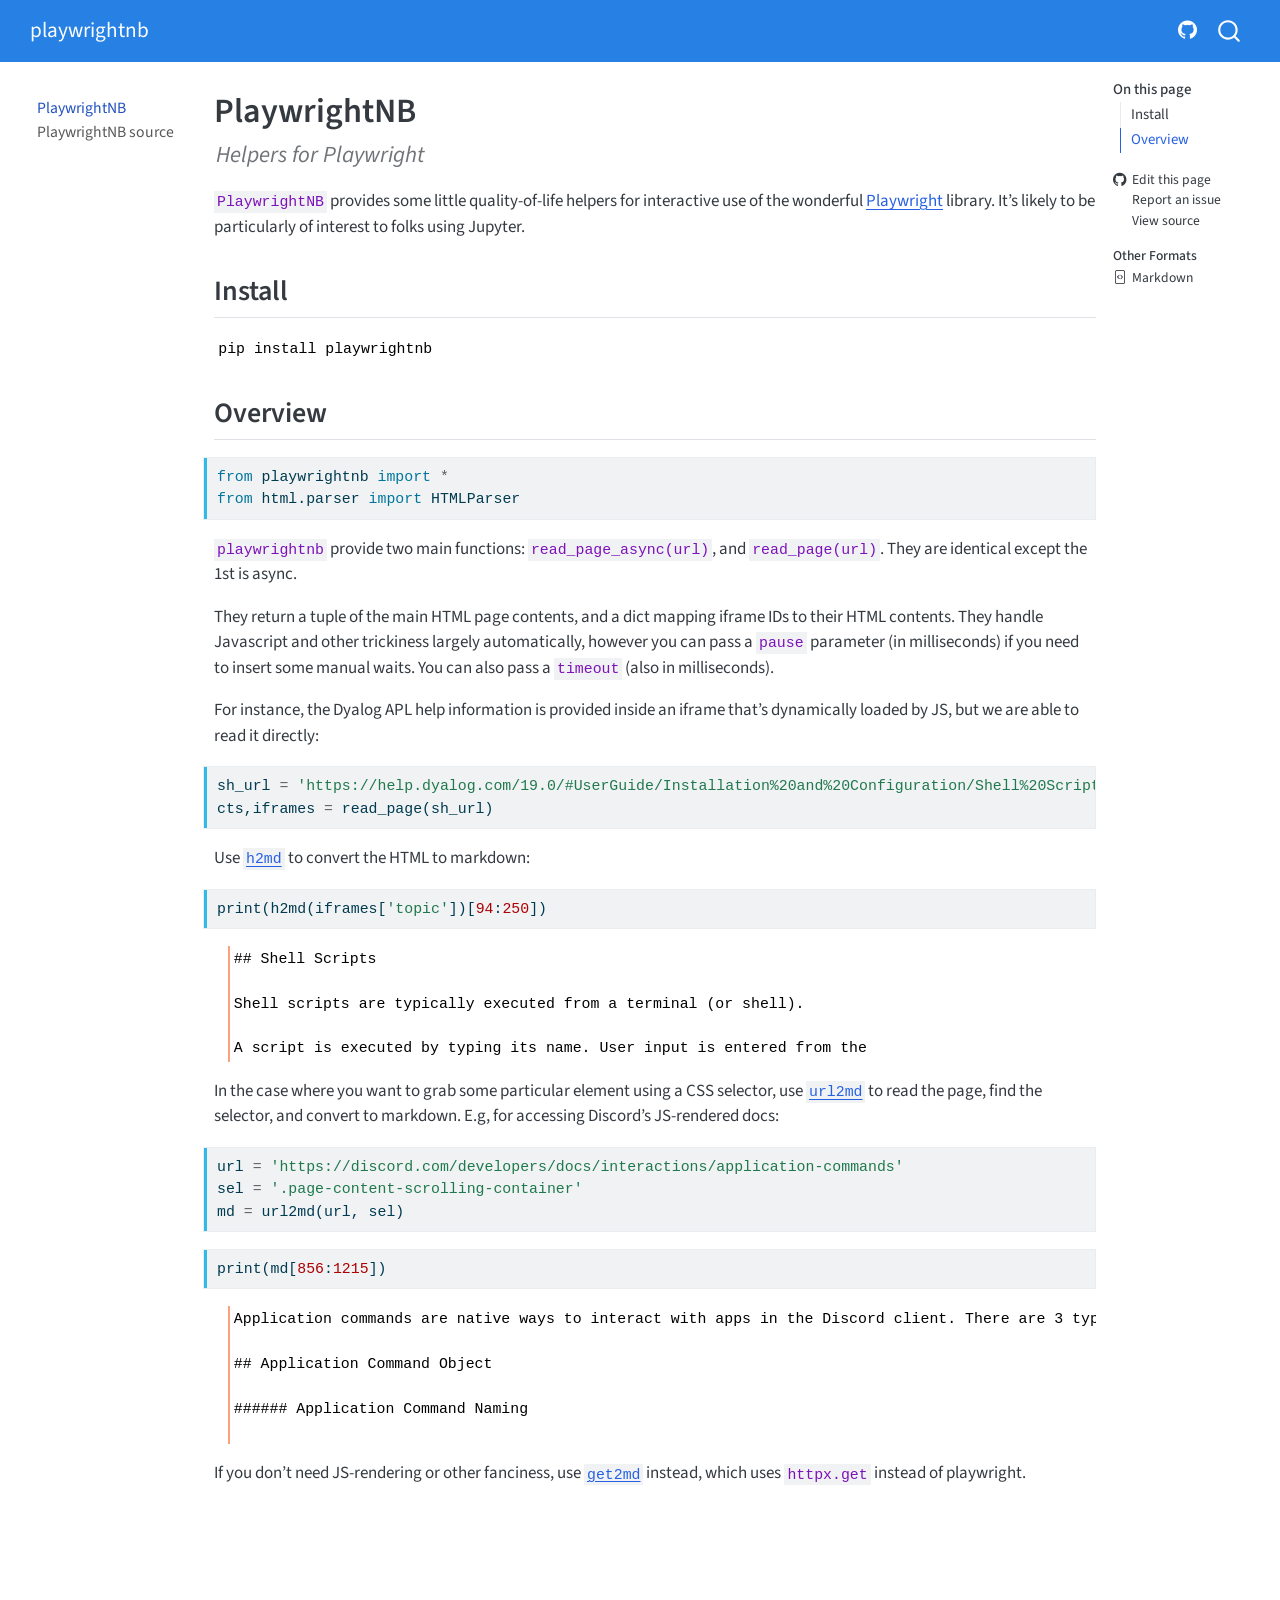
<file: index.html>
<!DOCTYPE html>
<html xmlns="http://www.w3.org/1999/xhtml" lang="en" xml:lang="en"><head>

<meta charset="utf-8">
<meta name="generator" content="quarto-1.10.18">

<meta name="viewport" content="width=device-width, initial-scale=1.0, user-scalable=yes">

<meta name="description" content="Helpers for Playwright">

<title>PlaywrightNB – playwrightnb</title>
<style>
/* Default styles provided by pandoc.
** See https://pandoc.org/MANUAL.html#variables-for-html for config info.
*/
span.smallcaps{font-variant: small-caps;}
div.columns{display: flex; gap: 1.5em;}
div.column{flex: auto;}
@media screen {
div.columns{gap: min(4vw, 1.5em);}
div.column{overflow-x: auto;}
}
div.hanging-indent{margin-left: 1.5em; text-indent: -1.5em;}
ul.task-list{list-style: none;}
ul.task-list li input[type="checkbox"] {
  width: 0.8em;
  margin: 0 0.8em 0.2em -1em; /* quarto-specific, see https://github.com/quarto-dev/quarto-cli/issues/4556 */ 
  vertical-align: middle;
}
/* CSS for syntax highlighting */
html { -webkit-text-size-adjust: 100%; }
pre > code.sourceCode { white-space: pre; position: relative; }
pre > code.sourceCode > span { display: inline-block; line-height: 1.25; }
pre > code.sourceCode > span:empty { height: 1.2em; }
.sourceCode { overflow: visible; }
code.sourceCode > span { color: inherit; text-decoration: inherit; }
div.sourceCode { margin: 1em 0; }
pre.sourceCode { margin: 0; }
@media screen {
div.sourceCode { overflow: auto; }
}
@media print {
pre > code.sourceCode { white-space: pre-wrap; }
pre > code.sourceCode > span { text-indent: -5em; padding-left: 5em; }
}
pre.numberSource code
  { counter-reset: source-line 0; }
pre.numberSource code > span
  { position: relative; left: -4em; counter-increment: source-line; }
pre.numberSource code > span > a:first-child::before
  { content: counter(source-line);
    position: relative; left: -1em; text-align: right; vertical-align: baseline;
    border: none; display: inline-block;
    -webkit-touch-callout: none; -webkit-user-select: none;
    -khtml-user-select: none; -moz-user-select: none;
    -ms-user-select: none; user-select: none;
    padding: 0 4px; width: 4em;
  }
pre.numberSource { margin-left: 3em;  padding-left: 4px; }
div.sourceCode
  {   }
@media screen {
pre > code.sourceCode > span > a:first-child::before { text-decoration: underline; }
}
</style>


<script src="site_libs/quarto-nav/quarto-nav.js"></script>
<script src="site_libs/quarto-nav/headroom.min.js"></script>
<script src="site_libs/clipboard/clipboard.min.js"></script>
<script src="site_libs/quarto-search/autocomplete.umd.js"></script>
<script src="site_libs/quarto-search/fuse.min.js"></script>
<script src="site_libs/quarto-search/quarto-search.js"></script>
<meta name="quarto:offset" content="./">
<script src="site_libs/quarto-html/quarto.js" type="module"></script>
<script src="site_libs/quarto-html/tabsets/tabsets.js" type="module"></script>
<script src="site_libs/quarto-html/popper.min.js"></script>
<script src="site_libs/quarto-html/tippy.umd.min.js"></script>
<script src="site_libs/quarto-html/anchor.min.js"></script>
<link href="site_libs/quarto-html/tippy.css" rel="stylesheet">
<link href="site_libs/quarto-html/quarto-syntax-highlighting-64a204ab8560d761af7679ceaba22944.css" rel="stylesheet" id="quarto-text-highlighting-styles">
<script src="site_libs/bootstrap/bootstrap.min.js"></script>
<link href="site_libs/bootstrap/bootstrap-icons.css" rel="stylesheet">
<link href="site_libs/bootstrap/bootstrap-10e42c19fd36eaea8ba40cee457b419f.min.css" rel="stylesheet" append-hash="true" id="quarto-bootstrap" data-mode="light">
<script id="quarto-search-options" type="application/json">{
  "location": "navbar",
  "copy-button": false,
  "collapse-after": 3,
  "panel-placement": "end",
  "type": "overlay",
  "limit": 50,
  "keyboard-shortcut": [
    "f",
    "/",
    "s"
  ],
  "show-item-context": false,
  "language": {
    "search-no-results-text": "No results",
    "search-matching-documents-text": "matching documents",
    "search-copy-link-title": "Copy link to search",
    "search-hide-matches-text": "Hide additional matches",
    "search-more-match-text": "more match in this document",
    "search-more-matches-text": "more matches in this document",
    "search-clear-button-title": "Clear",
    "search-text-placeholder": "",
    "search-detached-cancel-button-title": "Cancel",
    "search-submit-button-title": "Submit",
    "search-label": "Search"
  }
}</script>


<link rel="stylesheet" href="styles.css">
<meta property="og:title" content="PlaywrightNB – playwrightnb">
<meta property="og:description" content="Helpers for Playwright">
<meta property="og:site_name" content="playwrightnb">
<meta name="twitter:title" content="PlaywrightNB – playwrightnb">
<meta name="twitter:description" content="Helpers for Playwright">
<meta name="twitter:creator" content="@jeremyphoward">
<meta name="twitter:site" content="@jeremyphoward">
<meta name="twitter:card" content="summary">
</head>

<body class="nav-sidebar floating nav-fixed quarto-light">

<div id="quarto-search-results"></div>
  <header id="quarto-header" class="headroom fixed-top">
    <nav class="navbar navbar-expand-lg " data-bs-theme="dark">
      <div class="navbar-container container-fluid">
      <div class="navbar-brand-container mx-auto">
    <a class="navbar-brand" href="./index.html">
    <span class="navbar-title">playwrightnb</span>
    </a>
  </div>
            <div id="quarto-search" class="" title="Search"></div>
          <button class="navbar-toggler" type="button" data-bs-toggle="collapse" data-bs-target="#navbarCollapse" aria-controls="navbarCollapse" role="menu" aria-expanded="false" aria-label="Toggle navigation" onclick="if (window.quartoToggleHeadroom) { window.quartoToggleHeadroom(); }">
  <span class="navbar-toggler-icon"></span>
</button>
          <div class="collapse navbar-collapse" id="navbarCollapse">
            <ul class="navbar-nav navbar-nav-scroll ms-auto">
  <li class="nav-item compact">
    <a class="nav-link" href="https://github.com/AnswerDotAI/fastlite"> <i class="bi bi-github" role="img" aria-label="GitHub">
</i> 
<span class="menu-text"></span></a>
  </li>  
</ul>
          </div> <!-- /navcollapse -->
            <div class="quarto-navbar-tools">
</div>
      </div> <!-- /container-fluid -->
    </nav>
  <nav class="quarto-secondary-nav">
    <div class="container-fluid d-flex">
      <button type="button" class="quarto-btn-toggle btn" data-bs-toggle="collapse" role="button" data-bs-target=".quarto-sidebar-collapse-item" aria-controls="quarto-sidebar" aria-expanded="false" aria-label="Toggle sidebar navigation" onclick="if (window.quartoToggleHeadroom) { window.quartoToggleHeadroom(); }">
        <i class="bi bi-layout-text-sidebar-reverse"></i>
      </button>
        <nav class="quarto-page-breadcrumbs" aria-label="breadcrumb"><ol class="breadcrumb"><li class="breadcrumb-item"><a href="./index.html">PlaywrightNB</a></li></ol></nav>
        <a class="flex-grow-1" role="navigation" data-bs-toggle="collapse" data-bs-target=".quarto-sidebar-collapse-item" aria-controls="quarto-sidebar" aria-expanded="false" aria-label="Toggle sidebar navigation" onclick="if (window.quartoToggleHeadroom) { window.quartoToggleHeadroom(); }">      
        </a>
    </div>
  </nav>
</header>
<!-- content -->
<div id="quarto-content" class="quarto-container page-columns page-rows-contents page-layout-article page-navbar">
<!-- sidebar -->
  <nav id="quarto-sidebar" class="sidebar collapse collapse-horizontal quarto-sidebar-collapse-item sidebar-navigation floating overflow-auto">
    <div class="sidebar-menu-container"> 
    <ul class="list-unstyled mt-1">
        <li class="sidebar-item">
  <div class="sidebar-item-container"> 
  <a href="./index.html" class="sidebar-item-text sidebar-link active">
 <span class="menu-text">PlaywrightNB</span></a>
  </div>
</li>
        <li class="sidebar-item">
  <div class="sidebar-item-container"> 
  <a href="./core.html" class="sidebar-item-text sidebar-link">
 <span class="menu-text">PlaywrightNB source</span></a>
  </div>
</li>
    </ul>
    </div>
</nav>
<div id="quarto-sidebar-glass" class="quarto-sidebar-collapse-item" data-bs-toggle="collapse" data-bs-target=".quarto-sidebar-collapse-item"></div>
<!-- margin-sidebar -->
    <div id="quarto-margin-sidebar" class="sidebar margin-sidebar">
        <nav id="TOC" role="doc-toc" class="toc-active">
    <h2 id="toc-title">On this page</h2>
   
  <ul>
  <li><a href="#install" id="toc-install" class="nav-link active" data-scroll-target="#install">Install</a></li>
  <li><a href="#overview" id="toc-overview" class="nav-link" data-scroll-target="#overview">Overview</a></li>
  </ul>
<div class="toc-actions"><ul><li><a href="https://github.dev/AnswerDotAI/playwrightnb/blob/main/nbs/index.ipynb" class="toc-action"><i class="bi bi-github"></i>Edit this page</a></li><li><a href="https://github.com/AnswerDotAI/playwrightnb/issues/new" class="toc-action"><i class="bi empty"></i>Report an issue</a></li><li><a href="https://github.com/AnswerDotAI/playwrightnb/blob/main/nbs/index.ipynb" class="toc-action"><i class="bi empty"></i>View source</a></li></ul></div><div class="quarto-alternate-formats"><h2>Other Formats</h2><ul><li><a href="index.html.md"><i class="bi bi-file-code"></i>Markdown</a></li></ul></div></nav>
    </div>
<!-- main -->
<main class="content" id="quarto-document-content">

<header id="title-block-header" class="quarto-title-block default">
<div class="quarto-title">
<h1 class="title">PlaywrightNB</h1>
</div>

<div>
  <div class="description">
    Helpers for Playwright
  </div>
</div>


<div class="quarto-title-meta">

    
  
    
  </div>
  


</header>


<!-- WARNING: THIS FILE WAS AUTOGENERATED! DO NOT EDIT! -->
<p><code>PlaywrightNB</code> provides some little quality-of-life helpers for interactive use of the wonderful <a href="https://playwright.dev/python/">Playwright</a> library. It’s likely to be particularly of interest to folks using Jupyter.</p>
<section id="install" class="level2">
<h2 class="anchored" data-anchor-id="install">Install</h2>
<pre><code>pip install playwrightnb</code></pre>
</section>
<section id="overview" class="level2">
<h2 class="anchored" data-anchor-id="overview">Overview</h2>
<div id="e25bc855" class="cell">
<div class="code-copy-outer-scaffold"><div class="sourceCode cell-code" id="cb2"><pre class="sourceCode python code-with-copy"><code class="sourceCode python"><span id="cb2-1"><a href="#cb2-1" aria-hidden="true" tabindex="-1"></a><span class="im">from</span> playwrightnb <span class="im">import</span> <span class="op">*</span></span>
<span id="cb2-2"><a href="#cb2-2" aria-hidden="true" tabindex="-1"></a><span class="im">from</span> html.parser <span class="im">import</span> HTMLParser</span></code></pre></div><button title="Copy to Clipboard" class="code-copy-button"><i class="bi"></i></button></div>
</div>
<p><code>playwrightnb</code> provide two main functions: <code>read_page_async(url)</code>, and <code>read_page(url)</code>. They are identical except the 1st is async.</p>
<p>They return a tuple of the main HTML page contents, and a dict mapping iframe IDs to their HTML contents. They handle Javascript and other trickiness largely automatically, however you can pass a <code>pause</code> parameter (in milliseconds) if you need to insert some manual waits. You can also pass a <code>timeout</code> (also in milliseconds).</p>
<p>For instance, the Dyalog APL help information is provided inside an iframe that’s dynamically loaded by JS, but we are able to read it directly:</p>
<div id="fb247968" class="cell">
<div class="code-copy-outer-scaffold"><div class="sourceCode cell-code" id="cb3"><pre class="sourceCode python code-with-copy"><code class="sourceCode python"><span id="cb3-1"><a href="#cb3-1" aria-hidden="true" tabindex="-1"></a>sh_url <span class="op">=</span> <span class="st">'https://help.dyalog.com/19.0/#UserGuide/Installation%20and%20Configuration/Shell%20Scripts.htm'</span></span>
<span id="cb3-2"><a href="#cb3-2" aria-hidden="true" tabindex="-1"></a>cts,iframes <span class="op">=</span> read_page(sh_url)</span></code></pre></div><button title="Copy to Clipboard" class="code-copy-button"><i class="bi"></i></button></div>
</div>
<p>Use <a href="https://AnswerDotAI.github.io/playwrightnb/core.html#h2md"><code>h2md</code></a> to convert the HTML to markdown:</p>
<div id="9f85abbe" class="cell">
<div class="code-copy-outer-scaffold"><div class="sourceCode cell-code" id="cb4"><pre class="sourceCode python code-with-copy"><code class="sourceCode python"><span id="cb4-1"><a href="#cb4-1" aria-hidden="true" tabindex="-1"></a><span class="bu">print</span>(h2md(iframes[<span class="st">'topic'</span>])[<span class="dv">94</span>:<span class="dv">250</span>])</span></code></pre></div><button title="Copy to Clipboard" class="code-copy-button"><i class="bi"></i></button></div>
<div class="cell-output cell-output-stdout">
<pre><code>## Shell Scripts

Shell scripts are typically executed from a terminal (or shell).

A script is executed by typing its name. User input is entered from the </code></pre>
</div>
</div>
<p>In the case where you want to grab some particular element using a CSS selector, use <a href="https://AnswerDotAI.github.io/playwrightnb/core.html#url2md"><code>url2md</code></a> to read the page, find the selector, and convert to markdown. E.g, for accessing Discord’s JS-rendered docs:</p>
<div id="6c468fca" class="cell">
<div class="code-copy-outer-scaffold"><div class="sourceCode cell-code" id="cb6"><pre class="sourceCode python code-with-copy"><code class="sourceCode python"><span id="cb6-1"><a href="#cb6-1" aria-hidden="true" tabindex="-1"></a>url <span class="op">=</span> <span class="st">'https://discord.com/developers/docs/interactions/application-commands'</span></span>
<span id="cb6-2"><a href="#cb6-2" aria-hidden="true" tabindex="-1"></a>sel <span class="op">=</span> <span class="st">'.page-content-scrolling-container'</span></span>
<span id="cb6-3"><a href="#cb6-3" aria-hidden="true" tabindex="-1"></a>md <span class="op">=</span> url2md(url, sel)</span></code></pre></div><button title="Copy to Clipboard" class="code-copy-button"><i class="bi"></i></button></div>
</div>
<div id="a2567e8e" class="cell">
<div class="code-copy-outer-scaffold"><div class="sourceCode cell-code" id="cb7"><pre class="sourceCode python code-with-copy"><code class="sourceCode python"><span id="cb7-1"><a href="#cb7-1" aria-hidden="true" tabindex="-1"></a><span class="bu">print</span>(md[<span class="dv">856</span>:<span class="dv">1215</span>])</span></code></pre></div><button title="Copy to Clipboard" class="code-copy-button"><i class="bi"></i></button></div>
<div class="cell-output cell-output-stdout">
<pre><code>Application commands are native ways to interact with apps in the Discord client. There are 3 types of commands accessible in different interfaces: the chat input, a message's context menu (top-right menu or right-clicking in a message), and a user's context menu (right-clicking on a user).

## Application Command Object

###### Application Command Naming

</code></pre>
</div>
</div>
<p>If you don’t need JS-rendering or other fanciness, use <a href="https://AnswerDotAI.github.io/playwrightnb/core.html#get2md"><code>get2md</code></a> instead, which uses <code>httpx.get</code> instead of playwright.</p>


</section>

</main> <!-- /main -->
<script id="quarto-html-after-body" type="application/javascript">
  window.document.addEventListener("DOMContentLoaded", function (event) {
    const icon = "";
    const anchorJS = new window.AnchorJS();
    anchorJS.options = {
      placement: 'right',
      icon: icon
    };
    anchorJS.add('.anchored');
    const isCodeAnnotation = (el) => {
      for (const clz of el.classList) {
        if (clz.startsWith('code-annotation-')) {                     
          return true;
        }
      }
      return false;
    }
    const onCopySuccess = function(e) {
      // button target
      const button = e.trigger;
      // don't keep focus
      button.blur();
      // flash "checked"
      button.classList.add('code-copy-button-checked');
      var currentTitle = button.getAttribute("title");
      button.setAttribute("title", "Copied!");
      let tooltip;
      if (window.bootstrap) {
        button.setAttribute("data-bs-toggle", "tooltip");
        button.setAttribute("data-bs-placement", "left");
        button.setAttribute("data-bs-title", "Copied!");
        tooltip = new bootstrap.Tooltip(button, 
          { trigger: "manual", 
            customClass: "code-copy-button-tooltip",
            offset: [0, -8]});
        tooltip.show();    
      }
      setTimeout(function() {
        if (tooltip) {
          tooltip.hide();
          button.removeAttribute("data-bs-title");
          button.removeAttribute("data-bs-toggle");
          button.removeAttribute("data-bs-placement");
        }
        button.setAttribute("title", currentTitle);
        button.classList.remove('code-copy-button-checked');
      }, 1000);
      // clear code selection
      e.clearSelection();
    }
    const getTextToCopy = function(trigger) {
      const outerScaffold = trigger.parentElement.cloneNode(true);
      const codeEl = outerScaffold.querySelector('code');
      for (const childEl of codeEl.children) {
        if (isCodeAnnotation(childEl)) {
          childEl.remove();
        }
      }
      return codeEl.innerText;
    }
    const clipboard = new window.ClipboardJS('.code-copy-button:not([data-in-quarto-modal])', {
      text: getTextToCopy
    });
    clipboard.on('success', onCopySuccess);
    if (window.document.getElementById('quarto-embedded-source-code-modal')) {
      const clipboardModal = new window.ClipboardJS('.code-copy-button[data-in-quarto-modal]', {
        text: getTextToCopy,
        container: window.document.getElementById('quarto-embedded-source-code-modal')
      });
      clipboardModal.on('success', onCopySuccess);
    }
    const viewSource = window.document.getElementById('quarto-view-source') ||
                       window.document.getElementById('quarto-code-tools-source');
    if (viewSource) {
      const sourceUrl = viewSource.getAttribute("data-quarto-source-url");
      viewSource.addEventListener("click", function(e) {
        if (sourceUrl) {
          // rstudio viewer pane
          if (/\bcapabilities=\b/.test(window.location)) {
            window.open(sourceUrl);
          } else {
            window.location.href = sourceUrl;
          }
        } else {
          const modal = new bootstrap.Modal(document.getElementById('quarto-embedded-source-code-modal'));
          modal.show();
        }
        return false;
      });
    }
    function toggleCodeHandler(show) {
      return function(e) {
        const cellDetails = window.document.querySelectorAll(".cell details.code-fold");
        for (let i=0; i<cellDetails.length; i++) {
          const details = cellDetails[i];
          if (show) {
            details.open = true;
          } else {
            details.removeAttribute("open");
          }
        }
        const cellCodeDivs = window.document.querySelectorAll(".cell div.sourceCode.cell-code");
        const fromCls = show ? "hidden" : "unhidden";
        const toCls = show ? "unhidden" : "hidden";
        for (let i=0; i<cellCodeDivs.length; i++) {
          const codeDiv = cellCodeDivs[i];
          if (codeDiv.classList.contains(fromCls)) {
            codeDiv.classList.remove(fromCls);
            codeDiv.classList.add(toCls);
          } 
        }
        return false;
      }
    }
    const hideAllCode = window.document.getElementById("quarto-hide-all-code");
    if (hideAllCode) {
      hideAllCode.addEventListener("click", toggleCodeHandler(false));
    }
    const showAllCode = window.document.getElementById("quarto-show-all-code");
    if (showAllCode) {
      showAllCode.addEventListener("click", toggleCodeHandler(true));
    }
      var localhostRegex = new RegExp(/^(?:http|https):\/\/localhost\:?[0-9]*\//);
      var mailtoRegex = new RegExp(/^mailto:/);
        var filterRegex = new RegExp("https:\/\/AnswerDotAI\.github\.io\/playwrightnb");
      var isInternal = (href) => {
          return filterRegex.test(href) || localhostRegex.test(href) || mailtoRegex.test(href);
      }
      // Inspect non-navigation links and adorn them if external
     var links = window.document.querySelectorAll('a[href]:not(.nav-link):not(.navbar-brand):not(.toc-action):not(.sidebar-link):not(.sidebar-item-toggle):not(.pagination-link):not(.no-external):not([aria-hidden]):not(.dropdown-item):not(.quarto-navigation-tool):not(.about-link)');
      for (var i=0; i<links.length; i++) {
        const link = links[i];
        if (!isInternal(link.href)) {
          // undo the damage that might have been done by quarto-nav.js in the case of
          // links that we want to consider external
          if (link.dataset.originalHref !== undefined) {
            link.href = link.dataset.originalHref;
          }
        }
      }
    function tippyHover(el, contentFn, onTriggerFn, onUntriggerFn) {
      const config = {
        allowHTML: true,
        maxWidth: 500,
        delay: 100,
        arrow: false,
        appendTo: function(el) {
            return el.parentElement;
        },
        interactive: true,
        interactiveBorder: 10,
        theme: 'quarto',
        placement: 'bottom-start',
      };
      if (contentFn) {
        config.content = contentFn;
      }
      if (onTriggerFn) {
        config.onTrigger = onTriggerFn;
      }
      if (onUntriggerFn) {
        config.onUntrigger = onUntriggerFn;
      }
      window.tippy(el, config); 
    }
    const noterefs = window.document.querySelectorAll('a[role="doc-noteref"]');
    for (var i=0; i<noterefs.length; i++) {
      const ref = noterefs[i];
      tippyHover(ref, function() {
        // use id or data attribute instead here
        let href = ref.getAttribute('data-footnote-href') || ref.getAttribute('href');
        try { href = new URL(href).hash; } catch {}
        const id = href.replace(/^#\/?/, "");
        const note = window.document.getElementById(id);
        if (note) {
          return note.innerHTML;
        } else {
          return "";
        }
      });
    }
    const xrefs = window.document.querySelectorAll('a.quarto-xref');
    const processXRef = (id, note) => {
      // Strip column container classes
      const stripColumnClz = (el) => {
        el.classList.remove("page-full", "page-columns");
        if (el.children) {
          for (const child of el.children) {
            stripColumnClz(child);
          }
        }
      }
      stripColumnClz(note)
      if (id === null || id.startsWith('sec-')) {
        // Special case sections, only their first couple elements
        const container = document.createElement("div");
        if (note.children && note.children.length > 2) {
          container.appendChild(note.children[0].cloneNode(true));
          for (let i = 1; i < note.children.length; i++) {
            const child = note.children[i];
            if (child.tagName === "P" && child.innerText === "") {
              continue;
            } else {
              container.appendChild(child.cloneNode(true));
              break;
            }
          }
          if (window.Quarto?.typesetMath) {
            window.Quarto.typesetMath(container);
          }
          return container.innerHTML
        } else {
          if (window.Quarto?.typesetMath) {
            window.Quarto.typesetMath(note);
          }
          return note.innerHTML;
        }
      } else {
        // Remove any anchor links if they are present
        const anchorLink = note.querySelector('a.anchorjs-link');
        if (anchorLink) {
          anchorLink.remove();
        }
        if (window.Quarto?.typesetMath) {
          window.Quarto.typesetMath(note);
        }
        if (note.classList.contains("callout")) {
          return note.outerHTML;
        } else {
          return note.innerHTML;
        }
      }
    }
    for (var i=0; i<xrefs.length; i++) {
      const xref = xrefs[i];
      tippyHover(xref, undefined, function(instance) {
        instance.disable();
        let url = xref.getAttribute('href');
        let hash = undefined; 
        if (url.startsWith('#')) {
          hash = url;
        } else {
          try { hash = new URL(url).hash; } catch {}
        }
        if (hash) {
          const id = hash.replace(/^#\/?/, "");
          const note = window.document.getElementById(id);
          if (note !== null) {
            try {
              const html = processXRef(id, note.cloneNode(true));
              instance.setContent(html);
            } finally {
              instance.enable();
              instance.show();
            }
          } else {
            // See if we can fetch this
            fetch(url.split('#')[0])
            .then(res => res.text())
            .then(html => {
              const parser = new DOMParser();
              const htmlDoc = parser.parseFromString(html, "text/html");
              const note = htmlDoc.getElementById(id);
              if (note !== null) {
                const html = processXRef(id, note);
                instance.setContent(html);
              } 
            }).finally(() => {
              instance.enable();
              instance.show();
            });
          }
        } else {
          // See if we can fetch a full url (with no hash to target)
          // This is a special case and we should probably do some content thinning / targeting
          fetch(url)
          .then(res => res.text())
          .then(html => {
            const parser = new DOMParser();
            const htmlDoc = parser.parseFromString(html, "text/html");
            const note = htmlDoc.querySelector('main.content');
            if (note !== null) {
              // This should only happen for chapter cross references
              // (since there is no id in the URL)
              // remove the first header
              if (note.children.length > 0 && note.children[0].tagName === "HEADER") {
                note.children[0].remove();
              }
              const html = processXRef(null, note);
              instance.setContent(html);
            } 
          }).finally(() => {
            instance.enable();
            instance.show();
          });
        }
      }, function(instance) {
      });
    }
        let selectedAnnoteEl;
        const selectorForAnnotation = ( cell, annotation) => {
          let cellAttr = 'data-code-cell="' + cell + '"';
          let lineAttr = 'data-code-annotation="' +  annotation + '"';
          const selector = 'span[' + cellAttr + '][' + lineAttr + ']';
          return selector;
        }
        const selectCodeLines = (annoteEl) => {
          const doc = window.document;
          const targetCell = annoteEl.getAttribute("data-target-cell");
          const targetAnnotation = annoteEl.getAttribute("data-target-annotation");
          const annoteSpan = window.document.querySelector(selectorForAnnotation(targetCell, targetAnnotation));
          const lines = annoteSpan.getAttribute("data-code-lines").split(",");
          const lineIds = lines.map((line) => {
            return targetCell + "-" + line;
          })
          let top = null;
          let height = null;
          let parent = null;
          if (lineIds.length > 0) {
              //compute the position of the single el (top and bottom and make a div)
              const el = window.document.getElementById(lineIds[0]);
              top = el.offsetTop;
              height = el.offsetHeight;
              parent = el.parentElement.parentElement;
            if (lineIds.length > 1) {
              const lastEl = window.document.getElementById(lineIds[lineIds.length - 1]);
              const bottom = lastEl.offsetTop + lastEl.offsetHeight;
              height = bottom - top;
            }
            if (top !== null && height !== null && parent !== null) {
              // cook up a div (if necessary) and position it 
              let div = window.document.getElementById("code-annotation-line-highlight");
              if (div === null) {
                div = window.document.createElement("div");
                div.setAttribute("id", "code-annotation-line-highlight");
                div.style.position = 'absolute';
                parent.appendChild(div);
              }
              div.style.top = top - 2 + "px";
              div.style.height = height + 4 + "px";
              div.style.left = 0;
              let gutterDiv = window.document.getElementById("code-annotation-line-highlight-gutter");
              if (gutterDiv === null) {
                gutterDiv = window.document.createElement("div");
                gutterDiv.setAttribute("id", "code-annotation-line-highlight-gutter");
                gutterDiv.style.position = 'absolute';
                const codeCell = window.document.getElementById(targetCell);
                const gutter = codeCell.querySelector('.code-annotation-gutter');
                gutter.appendChild(gutterDiv);
              }
              gutterDiv.style.top = top - 2 + "px";
              gutterDiv.style.height = height + 4 + "px";
            }
            selectedAnnoteEl = annoteEl;
          }
        };
        const unselectCodeLines = () => {
          const elementsIds = ["code-annotation-line-highlight", "code-annotation-line-highlight-gutter"];
          elementsIds.forEach((elId) => {
            const div = window.document.getElementById(elId);
            if (div) {
              div.remove();
            }
          });
          selectedAnnoteEl = undefined;
        };
          // Handle positioning of the toggle
      window.addEventListener(
        "resize",
        throttle(() => {
          elRect = undefined;
          if (selectedAnnoteEl) {
            selectCodeLines(selectedAnnoteEl);
          }
        }, 10)
      );
      function throttle(fn, ms) {
      let throttle = false;
      let timer;
        return (...args) => {
          if(!throttle) { // first call gets through
              fn.apply(this, args);
              throttle = true;
          } else { // all the others get throttled
              if(timer) clearTimeout(timer); // cancel #2
              timer = setTimeout(() => {
                fn.apply(this, args);
                timer = throttle = false;
              }, ms);
          }
        };
      }
        // Attach click handler to the DT
        const annoteDls = window.document.querySelectorAll('dt[data-target-cell]');
        for (const annoteDlNode of annoteDls) {
          annoteDlNode.addEventListener('click', (event) => {
            const clickedEl = event.target;
            if (clickedEl !== selectedAnnoteEl) {
              unselectCodeLines();
              const activeEl = window.document.querySelector('dt[data-target-cell].code-annotation-active');
              if (activeEl) {
                activeEl.classList.remove('code-annotation-active');
              }
              selectCodeLines(clickedEl);
              clickedEl.classList.add('code-annotation-active');
            } else {
              // Unselect the line
              unselectCodeLines();
              clickedEl.classList.remove('code-annotation-active');
            }
          });
        }
    const findCites = (el) => {
      const parentEl = el.parentElement;
      if (parentEl) {
        const cites = parentEl.dataset.cites;
        if (cites) {
          return {
            el,
            cites: cites.split(' ')
          };
        } else {
          return findCites(el.parentElement)
        }
      } else {
        return undefined;
      }
    };
    var bibliorefs = window.document.querySelectorAll('a[role="doc-biblioref"]');
    for (var i=0; i<bibliorefs.length; i++) {
      const ref = bibliorefs[i];
      const citeInfo = findCites(ref);
      if (citeInfo) {
        tippyHover(citeInfo.el, function() {
          var popup = window.document.createElement('div');
          citeInfo.cites.forEach(function(cite) {
            var citeDiv = window.document.createElement('div');
            citeDiv.classList.add('hanging-indent');
            citeDiv.classList.add('csl-entry');
            var biblioDiv = window.document.getElementById('ref-' + cite);
            if (biblioDiv) {
              citeDiv.innerHTML = biblioDiv.innerHTML;
            }
            popup.appendChild(citeDiv);
          });
          return popup.innerHTML;
        });
      }
    }
  });
  </script>
</div> <!-- /content -->




<footer class="footer"><div class="nav-footer"><div class="nav-footer-center"><div class="toc-actions d-sm-block d-md-none"><ul><li><a href="https://github.dev/AnswerDotAI/playwrightnb/blob/main/nbs/index.ipynb" class="toc-action"><i class="bi bi-github"></i>Edit this page</a></li><li><a href="https://github.com/AnswerDotAI/playwrightnb/issues/new" class="toc-action"><i class="bi empty"></i>Report an issue</a></li><li><a href="https://github.com/AnswerDotAI/playwrightnb/blob/main/nbs/index.ipynb" class="toc-action"><i class="bi empty"></i>View source</a></li></ul></div></div></div></footer></body></html>
</file>
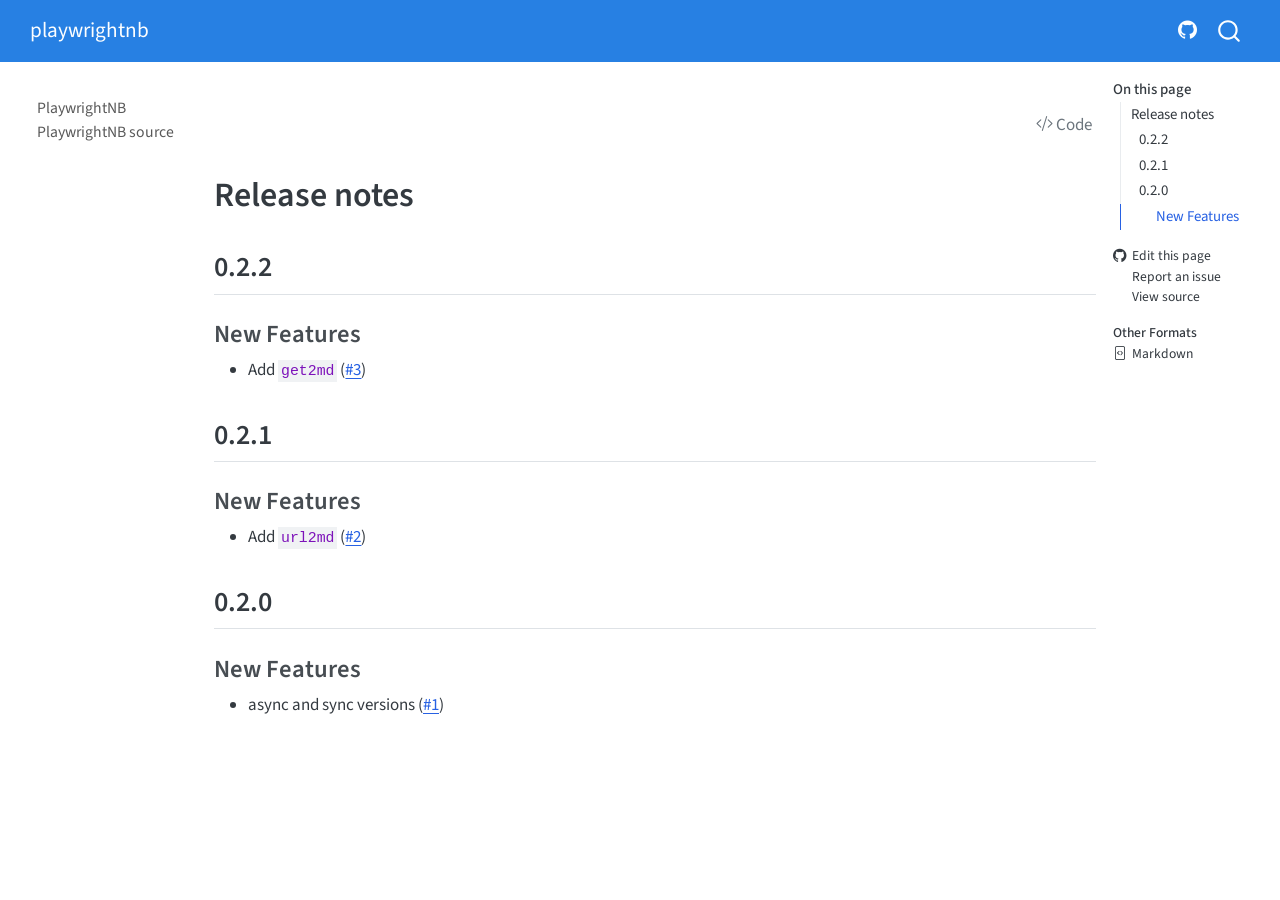
<file: CHANGELOG.html>
<!DOCTYPE html>
<html xmlns="http://www.w3.org/1999/xhtml" lang="en" xml:lang="en"><head>

<meta charset="utf-8">
<meta name="generator" content="quarto-1.10.18">

<meta name="viewport" content="width=device-width, initial-scale=1.0, user-scalable=yes">


<title>changelog – playwrightnb</title>
<style>
/* Default styles provided by pandoc.
** See https://pandoc.org/MANUAL.html#variables-for-html for config info.
*/
span.smallcaps{font-variant: small-caps;}
div.columns{display: flex; gap: 1.5em;}
div.column{flex: auto;}
@media screen {
div.columns{gap: min(4vw, 1.5em);}
div.column{overflow-x: auto;}
}
div.hanging-indent{margin-left: 1.5em; text-indent: -1.5em;}
ul.task-list{list-style: none;}
ul.task-list li input[type="checkbox"] {
  width: 0.8em;
  margin: 0 0.8em 0.2em -1em; /* quarto-specific, see https://github.com/quarto-dev/quarto-cli/issues/4556 */ 
  vertical-align: middle;
}
/* CSS for syntax highlighting */
html { -webkit-text-size-adjust: 100%; }
pre > code.sourceCode { white-space: pre; position: relative; }
pre > code.sourceCode > span { display: inline-block; line-height: 1.25; }
pre > code.sourceCode > span:empty { height: 1.2em; }
.sourceCode { overflow: visible; }
code.sourceCode > span { color: inherit; text-decoration: inherit; }
div.sourceCode { margin: 1em 0; }
pre.sourceCode { margin: 0; }
@media screen {
div.sourceCode { overflow: auto; }
}
@media print {
pre > code.sourceCode { white-space: pre-wrap; }
pre > code.sourceCode > span { text-indent: -5em; padding-left: 5em; }
}
pre.numberSource code
  { counter-reset: source-line 0; }
pre.numberSource code > span
  { position: relative; left: -4em; counter-increment: source-line; }
pre.numberSource code > span > a:first-child::before
  { content: counter(source-line);
    position: relative; left: -1em; text-align: right; vertical-align: baseline;
    border: none; display: inline-block;
    -webkit-touch-callout: none; -webkit-user-select: none;
    -khtml-user-select: none; -moz-user-select: none;
    -ms-user-select: none; user-select: none;
    padding: 0 4px; width: 4em;
  }
pre.numberSource { margin-left: 3em;  padding-left: 4px; }
div.sourceCode
  {   }
@media screen {
pre > code.sourceCode > span > a:first-child::before { text-decoration: underline; }
}
</style>


<script src="site_libs/quarto-nav/quarto-nav.js"></script>
<script src="site_libs/quarto-nav/headroom.min.js"></script>
<script src="site_libs/clipboard/clipboard.min.js"></script>
<script src="site_libs/quarto-search/autocomplete.umd.js"></script>
<script src="site_libs/quarto-search/fuse.min.js"></script>
<script src="site_libs/quarto-search/quarto-search.js"></script>
<meta name="quarto:offset" content="./">
<script src="site_libs/quarto-html/quarto.js" type="module"></script>
<script src="site_libs/quarto-html/tabsets/tabsets.js" type="module"></script>
<script src="site_libs/quarto-html/popper.min.js"></script>
<script src="site_libs/quarto-html/tippy.umd.min.js"></script>
<script src="site_libs/quarto-html/anchor.min.js"></script>
<link href="site_libs/quarto-html/tippy.css" rel="stylesheet">
<link href="site_libs/quarto-html/quarto-syntax-highlighting-64a204ab8560d761af7679ceaba22944.css" rel="stylesheet" id="quarto-text-highlighting-styles">
<script src="site_libs/bootstrap/bootstrap.min.js"></script>
<link href="site_libs/bootstrap/bootstrap-icons.css" rel="stylesheet">
<link href="site_libs/bootstrap/bootstrap-10e42c19fd36eaea8ba40cee457b419f.min.css" rel="stylesheet" append-hash="true" id="quarto-bootstrap" data-mode="light">
<script id="quarto-search-options" type="application/json">{
  "location": "navbar",
  "copy-button": false,
  "collapse-after": 3,
  "panel-placement": "end",
  "type": "overlay",
  "limit": 50,
  "keyboard-shortcut": [
    "f",
    "/",
    "s"
  ],
  "show-item-context": false,
  "language": {
    "search-no-results-text": "No results",
    "search-matching-documents-text": "matching documents",
    "search-copy-link-title": "Copy link to search",
    "search-hide-matches-text": "Hide additional matches",
    "search-more-match-text": "more match in this document",
    "search-more-matches-text": "more matches in this document",
    "search-clear-button-title": "Clear",
    "search-text-placeholder": "",
    "search-detached-cancel-button-title": "Cancel",
    "search-submit-button-title": "Submit",
    "search-label": "Search"
  }
}</script>


<link rel="stylesheet" href="styles.css">
<meta property="og:title" content="playwrightnb">
<meta property="og:site_name" content="playwrightnb">
<meta name="twitter:title" content="playwrightnb">
<meta name="twitter:creator" content="@jeremyphoward">
<meta name="twitter:site" content="@jeremyphoward">
<meta name="twitter:card" content="summary">
</head>

<body class="nav-sidebar floating nav-fixed quarto-light">

<div id="quarto-search-results"></div>
  <header id="quarto-header" class="headroom fixed-top">
    <nav class="navbar navbar-expand-lg " data-bs-theme="dark">
      <div class="navbar-container container-fluid">
      <div class="navbar-brand-container mx-auto">
    <a class="navbar-brand" href="./index.html">
    <span class="navbar-title">playwrightnb</span>
    </a>
  </div>
            <div id="quarto-search" class="" title="Search"></div>
          <button class="navbar-toggler" type="button" data-bs-toggle="collapse" data-bs-target="#navbarCollapse" aria-controls="navbarCollapse" role="menu" aria-expanded="false" aria-label="Toggle navigation" onclick="if (window.quartoToggleHeadroom) { window.quartoToggleHeadroom(); }">
  <span class="navbar-toggler-icon"></span>
</button>
          <div class="collapse navbar-collapse" id="navbarCollapse">
            <ul class="navbar-nav navbar-nav-scroll ms-auto">
  <li class="nav-item compact">
    <a class="nav-link" href="https://github.com/AnswerDotAI/fastlite"> <i class="bi bi-github" role="img" aria-label="GitHub">
</i> 
<span class="menu-text"></span></a>
  </li>  
</ul>
          </div> <!-- /navcollapse -->
            <div class="quarto-navbar-tools">
</div>
      </div> <!-- /container-fluid -->
    </nav>
  <nav class="quarto-secondary-nav">
    <div class="container-fluid d-flex">
      <button type="button" class="quarto-btn-toggle btn" data-bs-toggle="collapse" role="button" data-bs-target=".quarto-sidebar-collapse-item" aria-controls="quarto-sidebar" aria-expanded="false" aria-label="Toggle sidebar navigation" onclick="if (window.quartoToggleHeadroom) { window.quartoToggleHeadroom(); }">
        <i class="bi bi-layout-text-sidebar-reverse"></i>
      </button>
        <nav class="quarto-page-breadcrumbs" aria-label="breadcrumb"><ol class="breadcrumb"><li class="breadcrumb-item"></li></ol></nav>
        <a class="flex-grow-1" role="navigation" data-bs-toggle="collapse" data-bs-target=".quarto-sidebar-collapse-item" aria-controls="quarto-sidebar" aria-expanded="false" aria-label="Toggle sidebar navigation" onclick="if (window.quartoToggleHeadroom) { window.quartoToggleHeadroom(); }">      
        </a>
    </div>
  </nav>
</header>
<!-- content -->
<div id="quarto-content" class="quarto-container page-columns page-rows-contents page-layout-article page-navbar">
<!-- sidebar -->
  <nav id="quarto-sidebar" class="sidebar collapse collapse-horizontal quarto-sidebar-collapse-item sidebar-navigation floating overflow-auto">
    <div class="sidebar-menu-container"> 
    <ul class="list-unstyled mt-1">
        <li class="sidebar-item">
  <div class="sidebar-item-container"> 
  <a href="./index.html" class="sidebar-item-text sidebar-link">
 <span class="menu-text">PlaywrightNB</span></a>
  </div>
</li>
        <li class="sidebar-item">
  <div class="sidebar-item-container"> 
  <a href="./core.html" class="sidebar-item-text sidebar-link">
 <span class="menu-text">PlaywrightNB source</span></a>
  </div>
</li>
    </ul>
    </div>
</nav>
<div id="quarto-sidebar-glass" class="quarto-sidebar-collapse-item" data-bs-toggle="collapse" data-bs-target=".quarto-sidebar-collapse-item"></div>
<!-- margin-sidebar -->
    <div id="quarto-margin-sidebar" class="sidebar margin-sidebar">
        <nav id="TOC" role="doc-toc" class="toc-active">
    <h2 id="toc-title">On this page</h2>
   
  <ul>
  <li><a href="#release-notes" id="toc-release-notes" class="nav-link active" data-scroll-target="#release-notes">Release notes</a>
  <ul class="collapse">
  <li><a href="#section" id="toc-section" class="nav-link" data-scroll-target="#section">0.2.2</a>
  <ul class="collapse">
  <li><a href="#new-features" id="toc-new-features" class="nav-link" data-scroll-target="#new-features">New Features</a></li>
  </ul></li>
  <li><a href="#section-1" id="toc-section-1" class="nav-link" data-scroll-target="#section-1">0.2.1</a>
  <ul class="collapse">
  <li><a href="#new-features-1" id="toc-new-features-1" class="nav-link" data-scroll-target="#new-features-1">New Features</a></li>
  </ul></li>
  <li><a href="#section-2" id="toc-section-2" class="nav-link" data-scroll-target="#section-2">0.2.0</a>
  <ul class="collapse">
  <li><a href="#new-features-2" id="toc-new-features-2" class="nav-link" data-scroll-target="#new-features-2">New Features</a></li>
  </ul></li>
  </ul></li>
  </ul>
<div class="toc-actions"><ul><li><a href="https://github.com/AnswerDotAI/playwrightnb/edit/main/nbs/CHANGELOG.md" class="toc-action"><i class="bi bi-github"></i>Edit this page</a></li><li><a href="https://github.com/AnswerDotAI/playwrightnb/issues/new" class="toc-action"><i class="bi empty"></i>Report an issue</a></li><li><a href="https://github.com/AnswerDotAI/playwrightnb/blob/main/nbs/CHANGELOG.md" class="toc-action"><i class="bi empty"></i>View source</a></li></ul></div><div class="quarto-alternate-formats"><h2>Other Formats</h2><ul><li><a href="CHANGELOG-commonmark.md"><i class="bi bi-file-code"></i>Markdown</a></li></ul></div></nav>
    </div>
<!-- main -->
<main class="content" id="quarto-document-content"><header id="title-block-header" class="quarto-title-block"><h1 class="title display-7"></h1></header><div class="quarto-title-block"><div class="quarto-title-tools-only"><button type="button" class="btn code-tools-button" id="quarto-code-tools-source"><i class="bi"></i> Code</button></div></div>




<section id="release-notes" class="level1">
<h1>Release notes</h1>
<!-- do not remove -->
<section id="section" class="level2">
<h2 class="anchored" data-anchor-id="section">0.2.2</h2>
<section id="new-features" class="level3">
<h3 class="anchored" data-anchor-id="new-features">New Features</h3>
<ul>
<li>Add <code>get2md</code> (<a href="https://github.com/AnswerDotAI/playwrightnb/issues/3">#3</a>)</li>
</ul>
</section>
</section>
<section id="section-1" class="level2">
<h2 class="anchored" data-anchor-id="section-1">0.2.1</h2>
<section id="new-features-1" class="level3">
<h3 class="anchored" data-anchor-id="new-features-1">New Features</h3>
<ul>
<li>Add <code>url2md</code> (<a href="https://github.com/AnswerDotAI/playwrightnb/issues/2">#2</a>)</li>
</ul>
</section>
</section>
<section id="section-2" class="level2">
<h2 class="anchored" data-anchor-id="section-2">0.2.0</h2>
<section id="new-features-2" class="level3">
<h3 class="anchored" data-anchor-id="new-features-2">New Features</h3>
<ul>
<li>async and sync versions (<a href="https://github.com/AnswerDotAI/playwrightnb/issues/1">#1</a>)</li>
</ul>


<!-- -->

</section>
</section>
</section>

</main> <!-- /main -->
<script id="quarto-html-after-body" type="application/javascript">
  window.document.addEventListener("DOMContentLoaded", function (event) {
    const icon = "";
    const anchorJS = new window.AnchorJS();
    anchorJS.options = {
      placement: 'right',
      icon: icon
    };
    anchorJS.add('.anchored');
    const isCodeAnnotation = (el) => {
      for (const clz of el.classList) {
        if (clz.startsWith('code-annotation-')) {                     
          return true;
        }
      }
      return false;
    }
    const onCopySuccess = function(e) {
      // button target
      const button = e.trigger;
      // don't keep focus
      button.blur();
      // flash "checked"
      button.classList.add('code-copy-button-checked');
      var currentTitle = button.getAttribute("title");
      button.setAttribute("title", "Copied!");
      let tooltip;
      if (window.bootstrap) {
        button.setAttribute("data-bs-toggle", "tooltip");
        button.setAttribute("data-bs-placement", "left");
        button.setAttribute("data-bs-title", "Copied!");
        tooltip = new bootstrap.Tooltip(button, 
          { trigger: "manual", 
            customClass: "code-copy-button-tooltip",
            offset: [0, -8]});
        tooltip.show();    
      }
      setTimeout(function() {
        if (tooltip) {
          tooltip.hide();
          button.removeAttribute("data-bs-title");
          button.removeAttribute("data-bs-toggle");
          button.removeAttribute("data-bs-placement");
        }
        button.setAttribute("title", currentTitle);
        button.classList.remove('code-copy-button-checked');
      }, 1000);
      // clear code selection
      e.clearSelection();
    }
    const getTextToCopy = function(trigger) {
      const outerScaffold = trigger.parentElement.cloneNode(true);
      const codeEl = outerScaffold.querySelector('code');
      for (const childEl of codeEl.children) {
        if (isCodeAnnotation(childEl)) {
          childEl.remove();
        }
      }
      return codeEl.innerText;
    }
    const clipboard = new window.ClipboardJS('.code-copy-button:not([data-in-quarto-modal])', {
      text: getTextToCopy
    });
    clipboard.on('success', onCopySuccess);
    if (window.document.getElementById('quarto-embedded-source-code-modal')) {
      const clipboardModal = new window.ClipboardJS('.code-copy-button[data-in-quarto-modal]', {
        text: getTextToCopy,
        container: window.document.getElementById('quarto-embedded-source-code-modal')
      });
      clipboardModal.on('success', onCopySuccess);
    }
    const viewSource = window.document.getElementById('quarto-view-source') ||
                       window.document.getElementById('quarto-code-tools-source');
    if (viewSource) {
      const sourceUrl = viewSource.getAttribute("data-quarto-source-url");
      viewSource.addEventListener("click", function(e) {
        if (sourceUrl) {
          // rstudio viewer pane
          if (/\bcapabilities=\b/.test(window.location)) {
            window.open(sourceUrl);
          } else {
            window.location.href = sourceUrl;
          }
        } else {
          const modal = new bootstrap.Modal(document.getElementById('quarto-embedded-source-code-modal'));
          modal.show();
        }
        return false;
      });
    }
    function toggleCodeHandler(show) {
      return function(e) {
        const cellDetails = window.document.querySelectorAll(".cell details.code-fold");
        for (let i=0; i<cellDetails.length; i++) {
          const details = cellDetails[i];
          if (show) {
            details.open = true;
          } else {
            details.removeAttribute("open");
          }
        }
        const cellCodeDivs = window.document.querySelectorAll(".cell div.sourceCode.cell-code");
        const fromCls = show ? "hidden" : "unhidden";
        const toCls = show ? "unhidden" : "hidden";
        for (let i=0; i<cellCodeDivs.length; i++) {
          const codeDiv = cellCodeDivs[i];
          if (codeDiv.classList.contains(fromCls)) {
            codeDiv.classList.remove(fromCls);
            codeDiv.classList.add(toCls);
          } 
        }
        return false;
      }
    }
    const hideAllCode = window.document.getElementById("quarto-hide-all-code");
    if (hideAllCode) {
      hideAllCode.addEventListener("click", toggleCodeHandler(false));
    }
    const showAllCode = window.document.getElementById("quarto-show-all-code");
    if (showAllCode) {
      showAllCode.addEventListener("click", toggleCodeHandler(true));
    }
      var localhostRegex = new RegExp(/^(?:http|https):\/\/localhost\:?[0-9]*\//);
      var mailtoRegex = new RegExp(/^mailto:/);
        var filterRegex = new RegExp("https:\/\/AnswerDotAI\.github\.io\/playwrightnb");
      var isInternal = (href) => {
          return filterRegex.test(href) || localhostRegex.test(href) || mailtoRegex.test(href);
      }
      // Inspect non-navigation links and adorn them if external
     var links = window.document.querySelectorAll('a[href]:not(.nav-link):not(.navbar-brand):not(.toc-action):not(.sidebar-link):not(.sidebar-item-toggle):not(.pagination-link):not(.no-external):not([aria-hidden]):not(.dropdown-item):not(.quarto-navigation-tool):not(.about-link)');
      for (var i=0; i<links.length; i++) {
        const link = links[i];
        if (!isInternal(link.href)) {
          // undo the damage that might have been done by quarto-nav.js in the case of
          // links that we want to consider external
          if (link.dataset.originalHref !== undefined) {
            link.href = link.dataset.originalHref;
          }
        }
      }
    function tippyHover(el, contentFn, onTriggerFn, onUntriggerFn) {
      const config = {
        allowHTML: true,
        maxWidth: 500,
        delay: 100,
        arrow: false,
        appendTo: function(el) {
            return el.parentElement;
        },
        interactive: true,
        interactiveBorder: 10,
        theme: 'quarto',
        placement: 'bottom-start',
      };
      if (contentFn) {
        config.content = contentFn;
      }
      if (onTriggerFn) {
        config.onTrigger = onTriggerFn;
      }
      if (onUntriggerFn) {
        config.onUntrigger = onUntriggerFn;
      }
      window.tippy(el, config); 
    }
    const noterefs = window.document.querySelectorAll('a[role="doc-noteref"]');
    for (var i=0; i<noterefs.length; i++) {
      const ref = noterefs[i];
      tippyHover(ref, function() {
        // use id or data attribute instead here
        let href = ref.getAttribute('data-footnote-href') || ref.getAttribute('href');
        try { href = new URL(href).hash; } catch {}
        const id = href.replace(/^#\/?/, "");
        const note = window.document.getElementById(id);
        if (note) {
          return note.innerHTML;
        } else {
          return "";
        }
      });
    }
    const xrefs = window.document.querySelectorAll('a.quarto-xref');
    const processXRef = (id, note) => {
      // Strip column container classes
      const stripColumnClz = (el) => {
        el.classList.remove("page-full", "page-columns");
        if (el.children) {
          for (const child of el.children) {
            stripColumnClz(child);
          }
        }
      }
      stripColumnClz(note)
      if (id === null || id.startsWith('sec-')) {
        // Special case sections, only their first couple elements
        const container = document.createElement("div");
        if (note.children && note.children.length > 2) {
          container.appendChild(note.children[0].cloneNode(true));
          for (let i = 1; i < note.children.length; i++) {
            const child = note.children[i];
            if (child.tagName === "P" && child.innerText === "") {
              continue;
            } else {
              container.appendChild(child.cloneNode(true));
              break;
            }
          }
          if (window.Quarto?.typesetMath) {
            window.Quarto.typesetMath(container);
          }
          return container.innerHTML
        } else {
          if (window.Quarto?.typesetMath) {
            window.Quarto.typesetMath(note);
          }
          return note.innerHTML;
        }
      } else {
        // Remove any anchor links if they are present
        const anchorLink = note.querySelector('a.anchorjs-link');
        if (anchorLink) {
          anchorLink.remove();
        }
        if (window.Quarto?.typesetMath) {
          window.Quarto.typesetMath(note);
        }
        if (note.classList.contains("callout")) {
          return note.outerHTML;
        } else {
          return note.innerHTML;
        }
      }
    }
    for (var i=0; i<xrefs.length; i++) {
      const xref = xrefs[i];
      tippyHover(xref, undefined, function(instance) {
        instance.disable();
        let url = xref.getAttribute('href');
        let hash = undefined; 
        if (url.startsWith('#')) {
          hash = url;
        } else {
          try { hash = new URL(url).hash; } catch {}
        }
        if (hash) {
          const id = hash.replace(/^#\/?/, "");
          const note = window.document.getElementById(id);
          if (note !== null) {
            try {
              const html = processXRef(id, note.cloneNode(true));
              instance.setContent(html);
            } finally {
              instance.enable();
              instance.show();
            }
          } else {
            // See if we can fetch this
            fetch(url.split('#')[0])
            .then(res => res.text())
            .then(html => {
              const parser = new DOMParser();
              const htmlDoc = parser.parseFromString(html, "text/html");
              const note = htmlDoc.getElementById(id);
              if (note !== null) {
                const html = processXRef(id, note);
                instance.setContent(html);
              } 
            }).finally(() => {
              instance.enable();
              instance.show();
            });
          }
        } else {
          // See if we can fetch a full url (with no hash to target)
          // This is a special case and we should probably do some content thinning / targeting
          fetch(url)
          .then(res => res.text())
          .then(html => {
            const parser = new DOMParser();
            const htmlDoc = parser.parseFromString(html, "text/html");
            const note = htmlDoc.querySelector('main.content');
            if (note !== null) {
              // This should only happen for chapter cross references
              // (since there is no id in the URL)
              // remove the first header
              if (note.children.length > 0 && note.children[0].tagName === "HEADER") {
                note.children[0].remove();
              }
              const html = processXRef(null, note);
              instance.setContent(html);
            } 
          }).finally(() => {
            instance.enable();
            instance.show();
          });
        }
      }, function(instance) {
      });
    }
        let selectedAnnoteEl;
        const selectorForAnnotation = ( cell, annotation) => {
          let cellAttr = 'data-code-cell="' + cell + '"';
          let lineAttr = 'data-code-annotation="' +  annotation + '"';
          const selector = 'span[' + cellAttr + '][' + lineAttr + ']';
          return selector;
        }
        const selectCodeLines = (annoteEl) => {
          const doc = window.document;
          const targetCell = annoteEl.getAttribute("data-target-cell");
          const targetAnnotation = annoteEl.getAttribute("data-target-annotation");
          const annoteSpan = window.document.querySelector(selectorForAnnotation(targetCell, targetAnnotation));
          const lines = annoteSpan.getAttribute("data-code-lines").split(",");
          const lineIds = lines.map((line) => {
            return targetCell + "-" + line;
          })
          let top = null;
          let height = null;
          let parent = null;
          if (lineIds.length > 0) {
              //compute the position of the single el (top and bottom and make a div)
              const el = window.document.getElementById(lineIds[0]);
              top = el.offsetTop;
              height = el.offsetHeight;
              parent = el.parentElement.parentElement;
            if (lineIds.length > 1) {
              const lastEl = window.document.getElementById(lineIds[lineIds.length - 1]);
              const bottom = lastEl.offsetTop + lastEl.offsetHeight;
              height = bottom - top;
            }
            if (top !== null && height !== null && parent !== null) {
              // cook up a div (if necessary) and position it 
              let div = window.document.getElementById("code-annotation-line-highlight");
              if (div === null) {
                div = window.document.createElement("div");
                div.setAttribute("id", "code-annotation-line-highlight");
                div.style.position = 'absolute';
                parent.appendChild(div);
              }
              div.style.top = top - 2 + "px";
              div.style.height = height + 4 + "px";
              div.style.left = 0;
              let gutterDiv = window.document.getElementById("code-annotation-line-highlight-gutter");
              if (gutterDiv === null) {
                gutterDiv = window.document.createElement("div");
                gutterDiv.setAttribute("id", "code-annotation-line-highlight-gutter");
                gutterDiv.style.position = 'absolute';
                const codeCell = window.document.getElementById(targetCell);
                const gutter = codeCell.querySelector('.code-annotation-gutter');
                gutter.appendChild(gutterDiv);
              }
              gutterDiv.style.top = top - 2 + "px";
              gutterDiv.style.height = height + 4 + "px";
            }
            selectedAnnoteEl = annoteEl;
          }
        };
        const unselectCodeLines = () => {
          const elementsIds = ["code-annotation-line-highlight", "code-annotation-line-highlight-gutter"];
          elementsIds.forEach((elId) => {
            const div = window.document.getElementById(elId);
            if (div) {
              div.remove();
            }
          });
          selectedAnnoteEl = undefined;
        };
          // Handle positioning of the toggle
      window.addEventListener(
        "resize",
        throttle(() => {
          elRect = undefined;
          if (selectedAnnoteEl) {
            selectCodeLines(selectedAnnoteEl);
          }
        }, 10)
      );
      function throttle(fn, ms) {
      let throttle = false;
      let timer;
        return (...args) => {
          if(!throttle) { // first call gets through
              fn.apply(this, args);
              throttle = true;
          } else { // all the others get throttled
              if(timer) clearTimeout(timer); // cancel #2
              timer = setTimeout(() => {
                fn.apply(this, args);
                timer = throttle = false;
              }, ms);
          }
        };
      }
        // Attach click handler to the DT
        const annoteDls = window.document.querySelectorAll('dt[data-target-cell]');
        for (const annoteDlNode of annoteDls) {
          annoteDlNode.addEventListener('click', (event) => {
            const clickedEl = event.target;
            if (clickedEl !== selectedAnnoteEl) {
              unselectCodeLines();
              const activeEl = window.document.querySelector('dt[data-target-cell].code-annotation-active');
              if (activeEl) {
                activeEl.classList.remove('code-annotation-active');
              }
              selectCodeLines(clickedEl);
              clickedEl.classList.add('code-annotation-active');
            } else {
              // Unselect the line
              unselectCodeLines();
              clickedEl.classList.remove('code-annotation-active');
            }
          });
        }
    const findCites = (el) => {
      const parentEl = el.parentElement;
      if (parentEl) {
        const cites = parentEl.dataset.cites;
        if (cites) {
          return {
            el,
            cites: cites.split(' ')
          };
        } else {
          return findCites(el.parentElement)
        }
      } else {
        return undefined;
      }
    };
    var bibliorefs = window.document.querySelectorAll('a[role="doc-biblioref"]');
    for (var i=0; i<bibliorefs.length; i++) {
      const ref = bibliorefs[i];
      const citeInfo = findCites(ref);
      if (citeInfo) {
        tippyHover(citeInfo.el, function() {
          var popup = window.document.createElement('div');
          citeInfo.cites.forEach(function(cite) {
            var citeDiv = window.document.createElement('div');
            citeDiv.classList.add('hanging-indent');
            citeDiv.classList.add('csl-entry');
            var biblioDiv = window.document.getElementById('ref-' + cite);
            if (biblioDiv) {
              citeDiv.innerHTML = biblioDiv.innerHTML;
            }
            popup.appendChild(citeDiv);
          });
          return popup.innerHTML;
        });
      }
    }
  });
  </script><div class="modal fade" id="quarto-embedded-source-code-modal" tabindex="-1" aria-labelledby="quarto-embedded-source-code-modal-label" aria-hidden="true"><div class="modal-dialog modal-dialog-scrollable"><div class="modal-content"><div class="modal-header"><h5 class="modal-title" id="quarto-embedded-source-code-modal-label">Source Code</h5><button class="btn-close" data-bs-dismiss="modal"></button></div><div class="modal-body"><div class="">
<div class="code-copy-outer-scaffold"><div class="sourceCode" id="cb1" data-shortcodes="false"><pre class="sourceCode markdown code-with-copy"><code class="sourceCode markdown"><span id="cb1-1"><a href="#cb1-1" aria-hidden="true" tabindex="-1"></a><span class="fu"># Release notes</span></span>
<span id="cb1-2"><a href="#cb1-2" aria-hidden="true" tabindex="-1"></a></span>
<span id="cb1-3"><a href="#cb1-3" aria-hidden="true" tabindex="-1"></a><span class="co">&lt;!-- do not remove --&gt;</span></span>
<span id="cb1-4"><a href="#cb1-4" aria-hidden="true" tabindex="-1"></a></span>
<span id="cb1-5"><a href="#cb1-5" aria-hidden="true" tabindex="-1"></a><span class="fu">## 0.2.2</span></span>
<span id="cb1-6"><a href="#cb1-6" aria-hidden="true" tabindex="-1"></a></span>
<span id="cb1-7"><a href="#cb1-7" aria-hidden="true" tabindex="-1"></a><span class="fu">### New Features</span></span>
<span id="cb1-8"><a href="#cb1-8" aria-hidden="true" tabindex="-1"></a></span>
<span id="cb1-9"><a href="#cb1-9" aria-hidden="true" tabindex="-1"></a><span class="ss">- </span>Add <span class="in">`get2md`</span> (<span class="co">[</span><span class="ot">#3</span><span class="co">](https://github.com/AnswerDotAI/playwrightnb/issues/3)</span>)</span>
<span id="cb1-10"><a href="#cb1-10" aria-hidden="true" tabindex="-1"></a></span>
<span id="cb1-11"><a href="#cb1-11" aria-hidden="true" tabindex="-1"></a></span>
<span id="cb1-12"><a href="#cb1-12" aria-hidden="true" tabindex="-1"></a><span class="fu">## 0.2.1</span></span>
<span id="cb1-13"><a href="#cb1-13" aria-hidden="true" tabindex="-1"></a></span>
<span id="cb1-14"><a href="#cb1-14" aria-hidden="true" tabindex="-1"></a><span class="fu">### New Features</span></span>
<span id="cb1-15"><a href="#cb1-15" aria-hidden="true" tabindex="-1"></a></span>
<span id="cb1-16"><a href="#cb1-16" aria-hidden="true" tabindex="-1"></a><span class="ss">- </span>Add <span class="in">`url2md`</span> (<span class="co">[</span><span class="ot">#2</span><span class="co">](https://github.com/AnswerDotAI/playwrightnb/issues/2)</span>)</span>
<span id="cb1-17"><a href="#cb1-17" aria-hidden="true" tabindex="-1"></a></span>
<span id="cb1-18"><a href="#cb1-18" aria-hidden="true" tabindex="-1"></a></span>
<span id="cb1-19"><a href="#cb1-19" aria-hidden="true" tabindex="-1"></a><span class="fu">## 0.2.0</span></span>
<span id="cb1-20"><a href="#cb1-20" aria-hidden="true" tabindex="-1"></a></span>
<span id="cb1-21"><a href="#cb1-21" aria-hidden="true" tabindex="-1"></a><span class="fu">### New Features</span></span>
<span id="cb1-22"><a href="#cb1-22" aria-hidden="true" tabindex="-1"></a></span>
<span id="cb1-23"><a href="#cb1-23" aria-hidden="true" tabindex="-1"></a><span class="ss">- </span>async and sync versions (<span class="co">[</span><span class="ot">#1</span><span class="co">](https://github.com/AnswerDotAI/playwrightnb/issues/1)</span>)</span>
<span id="cb1-24"><a href="#cb1-24" aria-hidden="true" tabindex="-1"></a></span></code></pre></div><button title="Copy to Clipboard" class="code-copy-button" data-in-quarto-modal=""><i class="bi"></i></button></div>
</div></div></div></div></div>
</div> <!-- /content -->




<footer class="footer"><div class="nav-footer"><div class="nav-footer-center"><div class="toc-actions d-sm-block d-md-none"><ul><li><a href="https://github.com/AnswerDotAI/playwrightnb/edit/main/nbs/CHANGELOG.md" class="toc-action"><i class="bi bi-github"></i>Edit this page</a></li><li><a href="https://github.com/AnswerDotAI/playwrightnb/issues/new" class="toc-action"><i class="bi empty"></i>Report an issue</a></li><li><a href="https://github.com/AnswerDotAI/playwrightnb/blob/main/nbs/CHANGELOG.md" class="toc-action"><i class="bi empty"></i>View source</a></li></ul></div></div></div></footer></body></html>
</file>
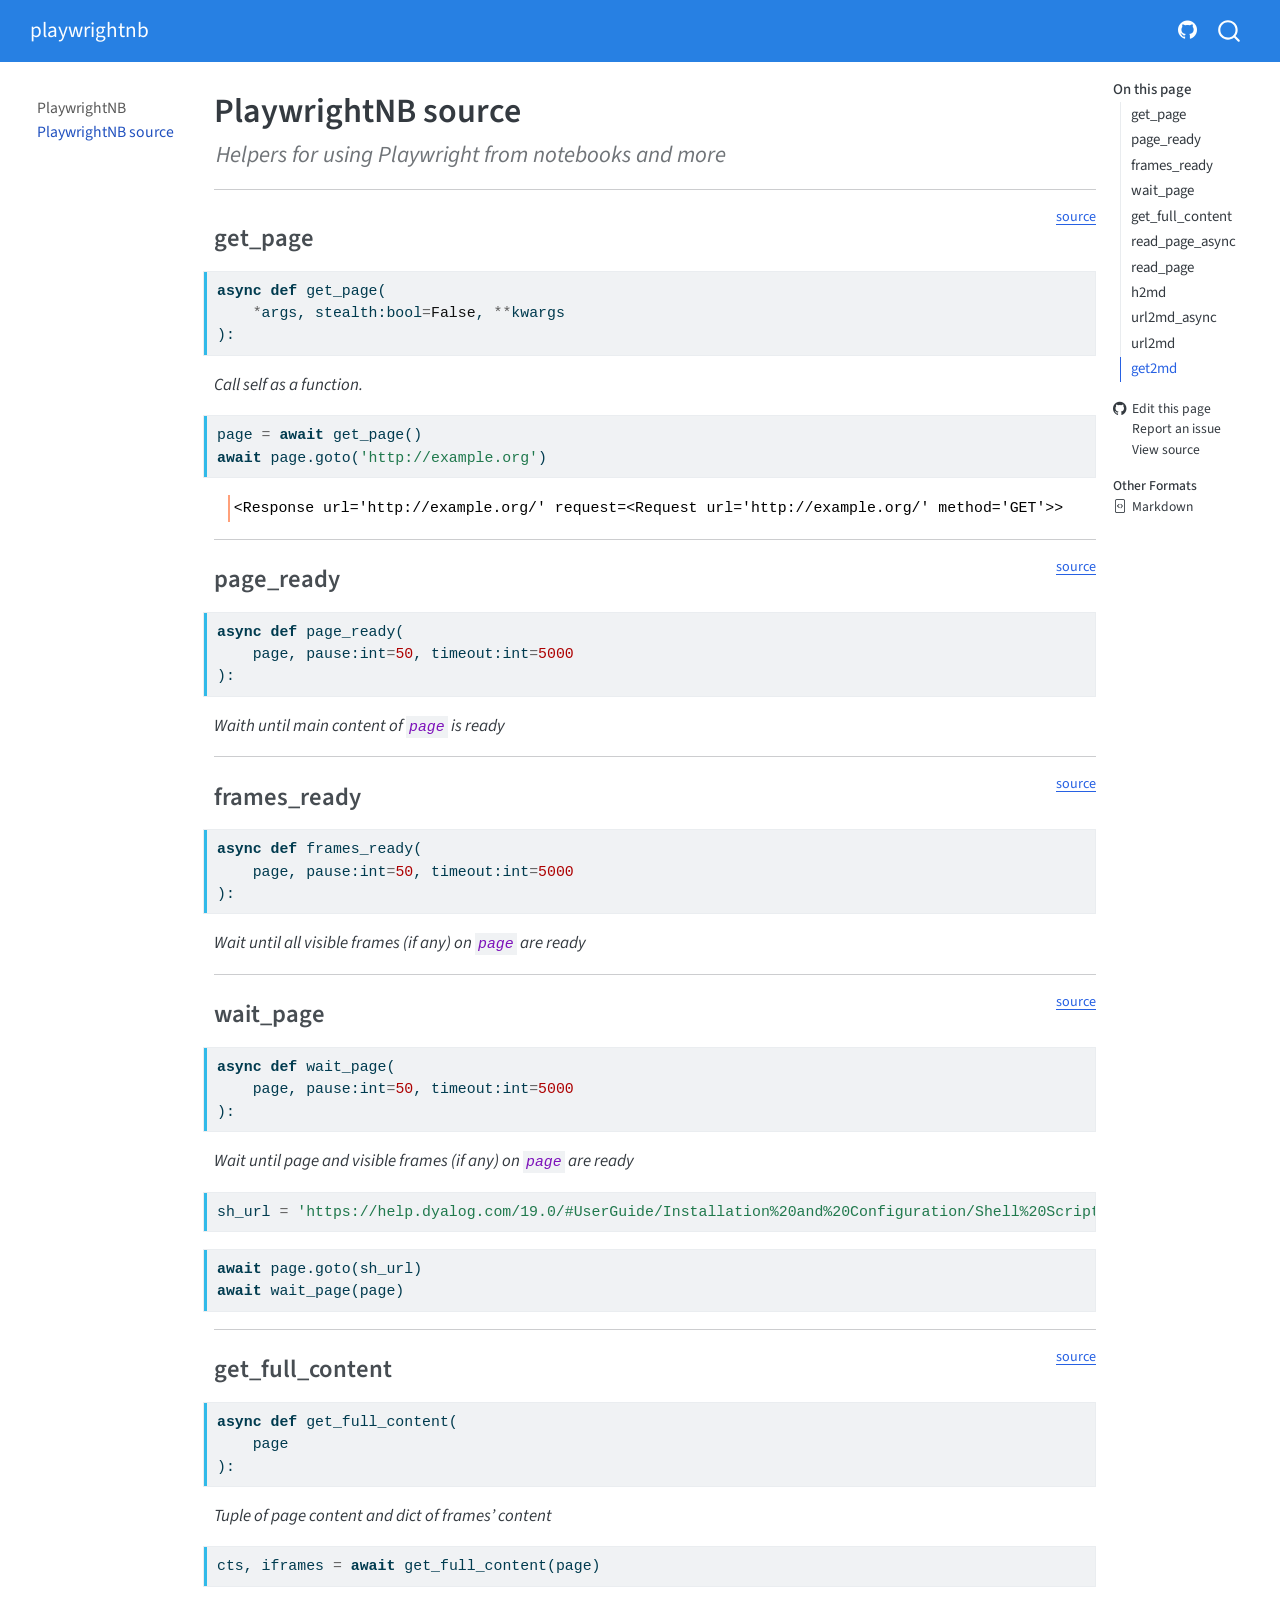
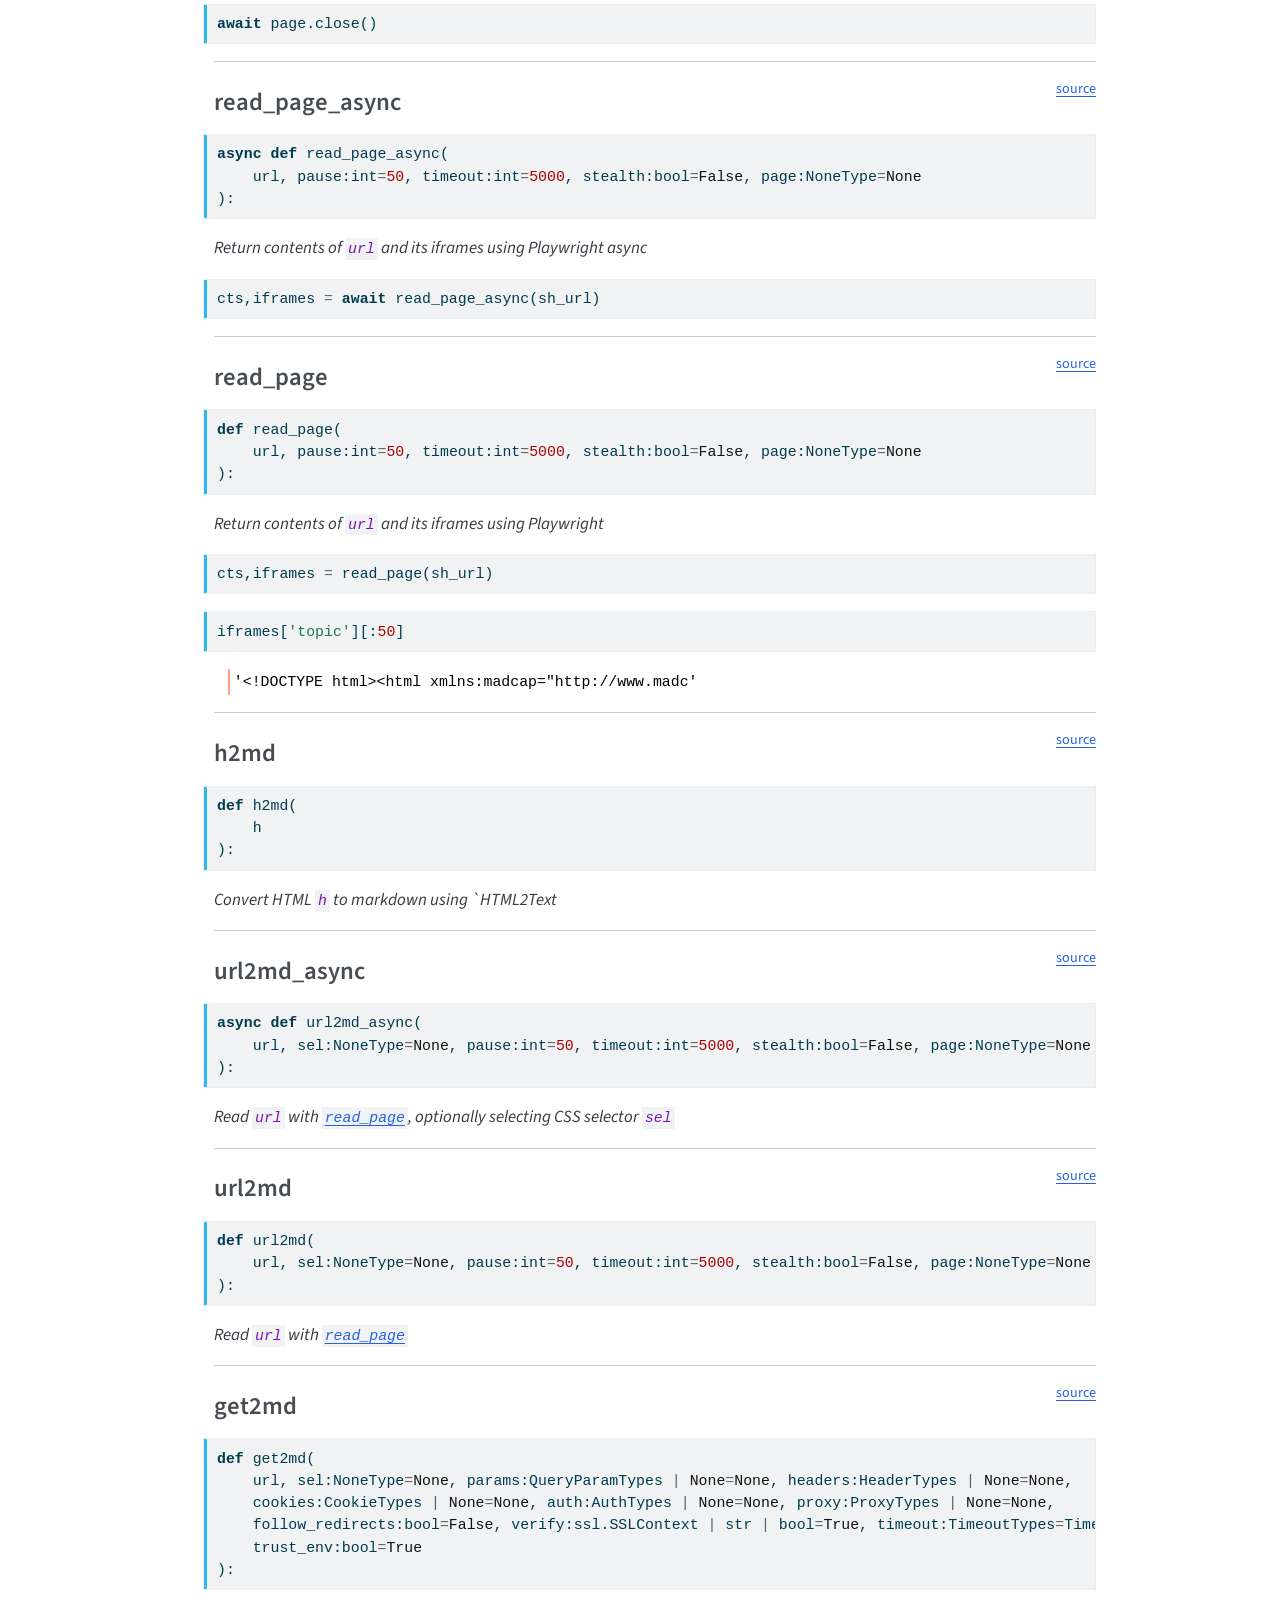
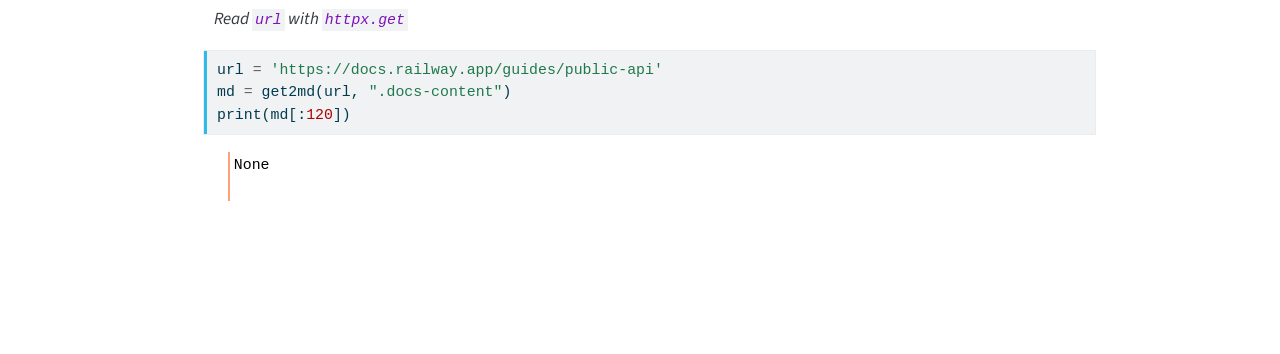
<file: core.html>
<!DOCTYPE html>
<html xmlns="http://www.w3.org/1999/xhtml" lang="en" xml:lang="en"><head>

<meta charset="utf-8">
<meta name="generator" content="quarto-1.10.18">

<meta name="viewport" content="width=device-width, initial-scale=1.0, user-scalable=yes">

<meta name="description" content="Helpers for using Playwright from notebooks and more">

<title>PlaywrightNB source – playwrightnb</title>
<style>
/* Default styles provided by pandoc.
** See https://pandoc.org/MANUAL.html#variables-for-html for config info.
*/
span.smallcaps{font-variant: small-caps;}
div.columns{display: flex; gap: 1.5em;}
div.column{flex: auto;}
@media screen {
div.columns{gap: min(4vw, 1.5em);}
div.column{overflow-x: auto;}
}
div.hanging-indent{margin-left: 1.5em; text-indent: -1.5em;}
ul.task-list{list-style: none;}
ul.task-list li input[type="checkbox"] {
  width: 0.8em;
  margin: 0 0.8em 0.2em -1em; /* quarto-specific, see https://github.com/quarto-dev/quarto-cli/issues/4556 */ 
  vertical-align: middle;
}
/* CSS for syntax highlighting */
html { -webkit-text-size-adjust: 100%; }
pre > code.sourceCode { white-space: pre; position: relative; }
pre > code.sourceCode > span { display: inline-block; line-height: 1.25; }
pre > code.sourceCode > span:empty { height: 1.2em; }
.sourceCode { overflow: visible; }
code.sourceCode > span { color: inherit; text-decoration: inherit; }
div.sourceCode { margin: 1em 0; }
pre.sourceCode { margin: 0; }
@media screen {
div.sourceCode { overflow: auto; }
}
@media print {
pre > code.sourceCode { white-space: pre-wrap; }
pre > code.sourceCode > span { text-indent: -5em; padding-left: 5em; }
}
pre.numberSource code
  { counter-reset: source-line 0; }
pre.numberSource code > span
  { position: relative; left: -4em; counter-increment: source-line; }
pre.numberSource code > span > a:first-child::before
  { content: counter(source-line);
    position: relative; left: -1em; text-align: right; vertical-align: baseline;
    border: none; display: inline-block;
    -webkit-touch-callout: none; -webkit-user-select: none;
    -khtml-user-select: none; -moz-user-select: none;
    -ms-user-select: none; user-select: none;
    padding: 0 4px; width: 4em;
  }
pre.numberSource { margin-left: 3em;  padding-left: 4px; }
div.sourceCode
  {   }
@media screen {
pre > code.sourceCode > span > a:first-child::before { text-decoration: underline; }
}
</style>


<script src="site_libs/quarto-nav/quarto-nav.js"></script>
<script src="site_libs/quarto-nav/headroom.min.js"></script>
<script src="site_libs/clipboard/clipboard.min.js"></script>
<script src="site_libs/quarto-search/autocomplete.umd.js"></script>
<script src="site_libs/quarto-search/fuse.min.js"></script>
<script src="site_libs/quarto-search/quarto-search.js"></script>
<meta name="quarto:offset" content="./">
<script src="site_libs/quarto-html/quarto.js" type="module"></script>
<script src="site_libs/quarto-html/tabsets/tabsets.js" type="module"></script>
<script src="site_libs/quarto-html/popper.min.js"></script>
<script src="site_libs/quarto-html/tippy.umd.min.js"></script>
<script src="site_libs/quarto-html/anchor.min.js"></script>
<link href="site_libs/quarto-html/tippy.css" rel="stylesheet">
<link href="site_libs/quarto-html/quarto-syntax-highlighting-64a204ab8560d761af7679ceaba22944.css" rel="stylesheet" id="quarto-text-highlighting-styles">
<script src="site_libs/bootstrap/bootstrap.min.js"></script>
<link href="site_libs/bootstrap/bootstrap-icons.css" rel="stylesheet">
<link href="site_libs/bootstrap/bootstrap-10e42c19fd36eaea8ba40cee457b419f.min.css" rel="stylesheet" append-hash="true" id="quarto-bootstrap" data-mode="light">
<script id="quarto-search-options" type="application/json">{
  "location": "navbar",
  "copy-button": false,
  "collapse-after": 3,
  "panel-placement": "end",
  "type": "overlay",
  "limit": 50,
  "keyboard-shortcut": [
    "f",
    "/",
    "s"
  ],
  "show-item-context": false,
  "language": {
    "search-no-results-text": "No results",
    "search-matching-documents-text": "matching documents",
    "search-copy-link-title": "Copy link to search",
    "search-hide-matches-text": "Hide additional matches",
    "search-more-match-text": "more match in this document",
    "search-more-matches-text": "more matches in this document",
    "search-clear-button-title": "Clear",
    "search-text-placeholder": "",
    "search-detached-cancel-button-title": "Cancel",
    "search-submit-button-title": "Submit",
    "search-label": "Search"
  }
}</script>


<link rel="stylesheet" href="styles.css">
<meta property="og:title" content="PlaywrightNB source – playwrightnb">
<meta property="og:description" content="Helpers for using Playwright from notebooks and more">
<meta property="og:site_name" content="playwrightnb">
<meta name="twitter:title" content="PlaywrightNB source – playwrightnb">
<meta name="twitter:description" content="Helpers for using Playwright from notebooks and more">
<meta name="twitter:creator" content="@jeremyphoward">
<meta name="twitter:site" content="@jeremyphoward">
<meta name="twitter:card" content="summary">
</head>

<body class="nav-sidebar floating nav-fixed quarto-light">

<div id="quarto-search-results"></div>
  <header id="quarto-header" class="headroom fixed-top">
    <nav class="navbar navbar-expand-lg " data-bs-theme="dark">
      <div class="navbar-container container-fluid">
      <div class="navbar-brand-container mx-auto">
    <a class="navbar-brand" href="./index.html">
    <span class="navbar-title">playwrightnb</span>
    </a>
  </div>
            <div id="quarto-search" class="" title="Search"></div>
          <button class="navbar-toggler" type="button" data-bs-toggle="collapse" data-bs-target="#navbarCollapse" aria-controls="navbarCollapse" role="menu" aria-expanded="false" aria-label="Toggle navigation" onclick="if (window.quartoToggleHeadroom) { window.quartoToggleHeadroom(); }">
  <span class="navbar-toggler-icon"></span>
</button>
          <div class="collapse navbar-collapse" id="navbarCollapse">
            <ul class="navbar-nav navbar-nav-scroll ms-auto">
  <li class="nav-item compact">
    <a class="nav-link" href="https://github.com/AnswerDotAI/fastlite"> <i class="bi bi-github" role="img" aria-label="GitHub">
</i> 
<span class="menu-text"></span></a>
  </li>  
</ul>
          </div> <!-- /navcollapse -->
            <div class="quarto-navbar-tools">
</div>
      </div> <!-- /container-fluid -->
    </nav>
  <nav class="quarto-secondary-nav">
    <div class="container-fluid d-flex">
      <button type="button" class="quarto-btn-toggle btn" data-bs-toggle="collapse" role="button" data-bs-target=".quarto-sidebar-collapse-item" aria-controls="quarto-sidebar" aria-expanded="false" aria-label="Toggle sidebar navigation" onclick="if (window.quartoToggleHeadroom) { window.quartoToggleHeadroom(); }">
        <i class="bi bi-layout-text-sidebar-reverse"></i>
      </button>
        <nav class="quarto-page-breadcrumbs" aria-label="breadcrumb"><ol class="breadcrumb"><li class="breadcrumb-item"><a href="./core.html">PlaywrightNB source</a></li></ol></nav>
        <a class="flex-grow-1" role="navigation" data-bs-toggle="collapse" data-bs-target=".quarto-sidebar-collapse-item" aria-controls="quarto-sidebar" aria-expanded="false" aria-label="Toggle sidebar navigation" onclick="if (window.quartoToggleHeadroom) { window.quartoToggleHeadroom(); }">      
        </a>
    </div>
  </nav>
</header>
<!-- content -->
<div id="quarto-content" class="quarto-container page-columns page-rows-contents page-layout-article page-navbar">
<!-- sidebar -->
  <nav id="quarto-sidebar" class="sidebar collapse collapse-horizontal quarto-sidebar-collapse-item sidebar-navigation floating overflow-auto">
    <div class="sidebar-menu-container"> 
    <ul class="list-unstyled mt-1">
        <li class="sidebar-item">
  <div class="sidebar-item-container"> 
  <a href="./index.html" class="sidebar-item-text sidebar-link">
 <span class="menu-text">PlaywrightNB</span></a>
  </div>
</li>
        <li class="sidebar-item">
  <div class="sidebar-item-container"> 
  <a href="./core.html" class="sidebar-item-text sidebar-link active">
 <span class="menu-text">PlaywrightNB source</span></a>
  </div>
</li>
    </ul>
    </div>
</nav>
<div id="quarto-sidebar-glass" class="quarto-sidebar-collapse-item" data-bs-toggle="collapse" data-bs-target=".quarto-sidebar-collapse-item"></div>
<!-- margin-sidebar -->
    <div id="quarto-margin-sidebar" class="sidebar margin-sidebar">
        <nav id="TOC" role="doc-toc" class="toc-active">
    <h2 id="toc-title">On this page</h2>
   
  <ul>
  <li><a href="#get_page" id="toc-get_page" class="nav-link active" data-scroll-target="#get_page">get_page</a></li>
  <li><a href="#page_ready" id="toc-page_ready" class="nav-link" data-scroll-target="#page_ready">page_ready</a></li>
  <li><a href="#frames_ready" id="toc-frames_ready" class="nav-link" data-scroll-target="#frames_ready">frames_ready</a></li>
  <li><a href="#wait_page" id="toc-wait_page" class="nav-link" data-scroll-target="#wait_page">wait_page</a></li>
  <li><a href="#get_full_content" id="toc-get_full_content" class="nav-link" data-scroll-target="#get_full_content">get_full_content</a></li>
  <li><a href="#read_page_async" id="toc-read_page_async" class="nav-link" data-scroll-target="#read_page_async">read_page_async</a></li>
  <li><a href="#read_page" id="toc-read_page" class="nav-link" data-scroll-target="#read_page">read_page</a></li>
  <li><a href="#h2md" id="toc-h2md" class="nav-link" data-scroll-target="#h2md">h2md</a></li>
  <li><a href="#url2md_async" id="toc-url2md_async" class="nav-link" data-scroll-target="#url2md_async">url2md_async</a></li>
  <li><a href="#url2md" id="toc-url2md" class="nav-link" data-scroll-target="#url2md">url2md</a></li>
  <li><a href="#get2md" id="toc-get2md" class="nav-link" data-scroll-target="#get2md">get2md</a></li>
  </ul>
<div class="toc-actions"><ul><li><a href="https://github.dev/AnswerDotAI/playwrightnb/blob/main/nbs/00_core.ipynb" class="toc-action"><i class="bi bi-github"></i>Edit this page</a></li><li><a href="https://github.com/AnswerDotAI/playwrightnb/issues/new" class="toc-action"><i class="bi empty"></i>Report an issue</a></li><li><a href="https://github.com/AnswerDotAI/playwrightnb/blob/main/nbs/00_core.ipynb" class="toc-action"><i class="bi empty"></i>View source</a></li></ul></div><div class="quarto-alternate-formats"><h2>Other Formats</h2><ul><li><a href="core.html.md"><i class="bi bi-file-code"></i>Markdown</a></li></ul></div></nav>
    </div>
<!-- main -->
<main class="content" id="quarto-document-content">

<header id="title-block-header" class="quarto-title-block default">
<div class="quarto-title">
<h1 class="title">PlaywrightNB source</h1>
</div>

<div>
  <div class="description">
    Helpers for using Playwright from notebooks and more
  </div>
</div>


<div class="quarto-title-meta">

    
  
    
  </div>
  


</header>


<!-- WARNING: THIS FILE WAS AUTOGENERATED! DO NOT EDIT! -->
<hr>
<p><a href="https://github.com/AnswerDotAI/playwrightnb/blob/main/playwrightnb/core.py#L25" target="_blank" style="float:right; font-size:smaller">source</a></p>
<section id="get_page" class="level3">
<h3 class="anchored" data-anchor-id="get_page">get_page</h3>
<div class="code-copy-outer-scaffold"><div class="sourceCode" id="cb1"><pre class="sourceCode python code-with-copy"><code class="sourceCode python"><span id="cb1-1"><a href="#cb1-1" aria-hidden="true" tabindex="-1"></a><span class="cf">async</span> <span class="kw">def</span> get_page(</span>
<span id="cb1-2"><a href="#cb1-2" aria-hidden="true" tabindex="-1"></a>    <span class="op">*</span>args, stealth:<span class="bu">bool</span><span class="op">=</span><span class="va">False</span>, <span class="op">**</span>kwargs</span>
<span id="cb1-3"><a href="#cb1-3" aria-hidden="true" tabindex="-1"></a>):</span></code></pre></div><button title="Copy to Clipboard" class="code-copy-button"><i class="bi"></i></button></div>
<p><em>Call self as a function.</em></p>
<div id="819c7932" class="cell">
<div class="code-copy-outer-scaffold"><div class="sourceCode cell-code" id="cb2"><pre class="sourceCode python code-with-copy"><code class="sourceCode python"><span id="cb2-1"><a href="#cb2-1" aria-hidden="true" tabindex="-1"></a>page <span class="op">=</span> <span class="cf">await</span> get_page()</span>
<span id="cb2-2"><a href="#cb2-2" aria-hidden="true" tabindex="-1"></a><span class="cf">await</span> page.goto(<span class="st">'http://example.org'</span>)</span></code></pre></div><button title="Copy to Clipboard" class="code-copy-button"><i class="bi"></i></button></div>
<div class="cell-output cell-output-display">
<pre><code>&lt;Response url='http://example.org/' request=&lt;Request url='http://example.org/' method='GET'&gt;&gt;</code></pre>
</div>
</div>
<hr>
<p><a href="https://github.com/AnswerDotAI/playwrightnb/blob/main/playwrightnb/core.py#L35" target="_blank" style="float:right; font-size:smaller">source</a></p>
</section>
<section id="page_ready" class="level3">
<h3 class="anchored" data-anchor-id="page_ready">page_ready</h3>
<div class="code-copy-outer-scaffold"><div class="sourceCode" id="cb4"><pre class="sourceCode python code-with-copy"><code class="sourceCode python"><span id="cb4-1"><a href="#cb4-1" aria-hidden="true" tabindex="-1"></a><span class="cf">async</span> <span class="kw">def</span> page_ready(</span>
<span id="cb4-2"><a href="#cb4-2" aria-hidden="true" tabindex="-1"></a>    page, pause:<span class="bu">int</span><span class="op">=</span><span class="dv">50</span>, timeout:<span class="bu">int</span><span class="op">=</span><span class="dv">5000</span></span>
<span id="cb4-3"><a href="#cb4-3" aria-hidden="true" tabindex="-1"></a>):</span></code></pre></div><button title="Copy to Clipboard" class="code-copy-button"><i class="bi"></i></button></div>
<p><em>Waith until main content of <code>page</code> is ready</em></p>
<hr>
<p><a href="https://github.com/AnswerDotAI/playwrightnb/blob/main/playwrightnb/core.py#L45" target="_blank" style="float:right; font-size:smaller">source</a></p>
</section>
<section id="frames_ready" class="level3">
<h3 class="anchored" data-anchor-id="frames_ready">frames_ready</h3>
<div class="code-copy-outer-scaffold"><div class="sourceCode" id="cb5"><pre class="sourceCode python code-with-copy"><code class="sourceCode python"><span id="cb5-1"><a href="#cb5-1" aria-hidden="true" tabindex="-1"></a><span class="cf">async</span> <span class="kw">def</span> frames_ready(</span>
<span id="cb5-2"><a href="#cb5-2" aria-hidden="true" tabindex="-1"></a>    page, pause:<span class="bu">int</span><span class="op">=</span><span class="dv">50</span>, timeout:<span class="bu">int</span><span class="op">=</span><span class="dv">5000</span></span>
<span id="cb5-3"><a href="#cb5-3" aria-hidden="true" tabindex="-1"></a>):</span></code></pre></div><button title="Copy to Clipboard" class="code-copy-button"><i class="bi"></i></button></div>
<p><em>Wait until all visible frames (if any) on <code>page</code> are ready</em></p>
<hr>
<p><a href="https://github.com/AnswerDotAI/playwrightnb/blob/main/playwrightnb/core.py#L58" target="_blank" style="float:right; font-size:smaller">source</a></p>
</section>
<section id="wait_page" class="level3">
<h3 class="anchored" data-anchor-id="wait_page">wait_page</h3>
<div class="code-copy-outer-scaffold"><div class="sourceCode" id="cb6"><pre class="sourceCode python code-with-copy"><code class="sourceCode python"><span id="cb6-1"><a href="#cb6-1" aria-hidden="true" tabindex="-1"></a><span class="cf">async</span> <span class="kw">def</span> wait_page(</span>
<span id="cb6-2"><a href="#cb6-2" aria-hidden="true" tabindex="-1"></a>    page, pause:<span class="bu">int</span><span class="op">=</span><span class="dv">50</span>, timeout:<span class="bu">int</span><span class="op">=</span><span class="dv">5000</span></span>
<span id="cb6-3"><a href="#cb6-3" aria-hidden="true" tabindex="-1"></a>):</span></code></pre></div><button title="Copy to Clipboard" class="code-copy-button"><i class="bi"></i></button></div>
<p><em>Wait until page and visible frames (if any) on <code>page</code> are ready</em></p>
<div id="8860e512" class="cell">
<div class="code-copy-outer-scaffold"><div class="sourceCode cell-code" id="cb7"><pre class="sourceCode python code-with-copy"><code class="sourceCode python"><span id="cb7-1"><a href="#cb7-1" aria-hidden="true" tabindex="-1"></a>sh_url <span class="op">=</span> <span class="st">'https://help.dyalog.com/19.0/#UserGuide/Installation%20and%20Configuration/Shell%20Scripts.htm'</span></span></code></pre></div><button title="Copy to Clipboard" class="code-copy-button"><i class="bi"></i></button></div>
</div>
<div id="a215f06c" class="cell">
<div class="code-copy-outer-scaffold"><div class="sourceCode cell-code" id="cb8"><pre class="sourceCode python code-with-copy"><code class="sourceCode python"><span id="cb8-1"><a href="#cb8-1" aria-hidden="true" tabindex="-1"></a><span class="cf">await</span> page.goto(sh_url)</span>
<span id="cb8-2"><a href="#cb8-2" aria-hidden="true" tabindex="-1"></a><span class="cf">await</span> wait_page(page)</span></code></pre></div><button title="Copy to Clipboard" class="code-copy-button"><i class="bi"></i></button></div>
</div>
<hr>
<p><a href="https://github.com/AnswerDotAI/playwrightnb/blob/main/playwrightnb/core.py#L64" target="_blank" style="float:right; font-size:smaller">source</a></p>
</section>
<section id="get_full_content" class="level3">
<h3 class="anchored" data-anchor-id="get_full_content">get_full_content</h3>
<div class="code-copy-outer-scaffold"><div class="sourceCode" id="cb9"><pre class="sourceCode python code-with-copy"><code class="sourceCode python"><span id="cb9-1"><a href="#cb9-1" aria-hidden="true" tabindex="-1"></a><span class="cf">async</span> <span class="kw">def</span> get_full_content(</span>
<span id="cb9-2"><a href="#cb9-2" aria-hidden="true" tabindex="-1"></a>    page</span>
<span id="cb9-3"><a href="#cb9-3" aria-hidden="true" tabindex="-1"></a>):</span></code></pre></div><button title="Copy to Clipboard" class="code-copy-button"><i class="bi"></i></button></div>
<p><em>Tuple of page content and dict of frames’ content</em></p>
<div id="3f9aeb95" class="cell">
<div class="code-copy-outer-scaffold"><div class="sourceCode cell-code" id="cb10"><pre class="sourceCode python code-with-copy"><code class="sourceCode python"><span id="cb10-1"><a href="#cb10-1" aria-hidden="true" tabindex="-1"></a>cts, iframes <span class="op">=</span> <span class="cf">await</span> get_full_content(page)</span></code></pre></div><button title="Copy to Clipboard" class="code-copy-button"><i class="bi"></i></button></div>
</div>
<div id="39bc0236" class="cell">
<div class="code-copy-outer-scaffold"><div class="sourceCode cell-code" id="cb11"><pre class="sourceCode python code-with-copy"><code class="sourceCode python"><span id="cb11-1"><a href="#cb11-1" aria-hidden="true" tabindex="-1"></a><span class="cf">await</span> page.close()</span></code></pre></div><button title="Copy to Clipboard" class="code-copy-button"><i class="bi"></i></button></div>
</div>
<hr>
<p><a href="https://github.com/AnswerDotAI/playwrightnb/blob/main/playwrightnb/core.py#L77" target="_blank" style="float:right; font-size:smaller">source</a></p>
</section>
<section id="read_page_async" class="level3">
<h3 class="anchored" data-anchor-id="read_page_async">read_page_async</h3>
<div class="code-copy-outer-scaffold"><div class="sourceCode" id="cb12"><pre class="sourceCode python code-with-copy"><code class="sourceCode python"><span id="cb12-1"><a href="#cb12-1" aria-hidden="true" tabindex="-1"></a><span class="cf">async</span> <span class="kw">def</span> read_page_async(</span>
<span id="cb12-2"><a href="#cb12-2" aria-hidden="true" tabindex="-1"></a>    url, pause:<span class="bu">int</span><span class="op">=</span><span class="dv">50</span>, timeout:<span class="bu">int</span><span class="op">=</span><span class="dv">5000</span>, stealth:<span class="bu">bool</span><span class="op">=</span><span class="va">False</span>, page:NoneType<span class="op">=</span><span class="va">None</span></span>
<span id="cb12-3"><a href="#cb12-3" aria-hidden="true" tabindex="-1"></a>):</span></code></pre></div><button title="Copy to Clipboard" class="code-copy-button"><i class="bi"></i></button></div>
<p><em>Return contents of <code>url</code> and its iframes using Playwright async</em></p>
<div id="c3b3d1ec" class="cell">
<div class="code-copy-outer-scaffold"><div class="sourceCode cell-code" id="cb13"><pre class="sourceCode python code-with-copy"><code class="sourceCode python"><span id="cb13-1"><a href="#cb13-1" aria-hidden="true" tabindex="-1"></a>cts,iframes <span class="op">=</span> <span class="cf">await</span> read_page_async(sh_url)</span></code></pre></div><button title="Copy to Clipboard" class="code-copy-button"><i class="bi"></i></button></div>
</div>
<hr>
<p><a href="https://github.com/AnswerDotAI/playwrightnb/blob/main/playwrightnb/core.py#L89" target="_blank" style="float:right; font-size:smaller">source</a></p>
</section>
<section id="read_page" class="level3">
<h3 class="anchored" data-anchor-id="read_page">read_page</h3>
<div class="code-copy-outer-scaffold"><div class="sourceCode" id="cb14"><pre class="sourceCode python code-with-copy"><code class="sourceCode python"><span id="cb14-1"><a href="#cb14-1" aria-hidden="true" tabindex="-1"></a><span class="kw">def</span> read_page(</span>
<span id="cb14-2"><a href="#cb14-2" aria-hidden="true" tabindex="-1"></a>    url, pause:<span class="bu">int</span><span class="op">=</span><span class="dv">50</span>, timeout:<span class="bu">int</span><span class="op">=</span><span class="dv">5000</span>, stealth:<span class="bu">bool</span><span class="op">=</span><span class="va">False</span>, page:NoneType<span class="op">=</span><span class="va">None</span></span>
<span id="cb14-3"><a href="#cb14-3" aria-hidden="true" tabindex="-1"></a>):</span></code></pre></div><button title="Copy to Clipboard" class="code-copy-button"><i class="bi"></i></button></div>
<p><em>Return contents of <code>url</code> and its iframes using Playwright</em></p>
<div id="fdf8c2c8" class="cell">
<div class="code-copy-outer-scaffold"><div class="sourceCode cell-code" id="cb15"><pre class="sourceCode python code-with-copy"><code class="sourceCode python"><span id="cb15-1"><a href="#cb15-1" aria-hidden="true" tabindex="-1"></a>cts,iframes <span class="op">=</span> read_page(sh_url)</span></code></pre></div><button title="Copy to Clipboard" class="code-copy-button"><i class="bi"></i></button></div>
</div>
<div id="080374a8" class="cell">
<div class="code-copy-outer-scaffold"><div class="sourceCode cell-code" id="cb16"><pre class="sourceCode python code-with-copy"><code class="sourceCode python"><span id="cb16-1"><a href="#cb16-1" aria-hidden="true" tabindex="-1"></a>iframes[<span class="st">'topic'</span>][:<span class="dv">50</span>]</span></code></pre></div><button title="Copy to Clipboard" class="code-copy-button"><i class="bi"></i></button></div>
<div class="cell-output cell-output-display">
<pre><code>'&lt;!DOCTYPE html&gt;&lt;html xmlns:madcap="http://www.madc'</code></pre>
</div>
</div>
<hr>
<p><a href="https://github.com/AnswerDotAI/playwrightnb/blob/main/playwrightnb/core.py#L94" target="_blank" style="float:right; font-size:smaller">source</a></p>
</section>
<section id="h2md" class="level3">
<h3 class="anchored" data-anchor-id="h2md">h2md</h3>
<div class="code-copy-outer-scaffold"><div class="sourceCode" id="cb18"><pre class="sourceCode python code-with-copy"><code class="sourceCode python"><span id="cb18-1"><a href="#cb18-1" aria-hidden="true" tabindex="-1"></a><span class="kw">def</span> h2md(</span>
<span id="cb18-2"><a href="#cb18-2" aria-hidden="true" tabindex="-1"></a>    h</span>
<span id="cb18-3"><a href="#cb18-3" aria-hidden="true" tabindex="-1"></a>):</span></code></pre></div><button title="Copy to Clipboard" class="code-copy-button"><i class="bi"></i></button></div>
<p><em>Convert HTML <code>h</code> to markdown using `HTML2Text</em></p>
<hr>
<p><a href="https://github.com/AnswerDotAI/playwrightnb/blob/main/playwrightnb/core.py#L103" target="_blank" style="float:right; font-size:smaller">source</a></p>
</section>
<section id="url2md_async" class="level3">
<h3 class="anchored" data-anchor-id="url2md_async">url2md_async</h3>
<div class="code-copy-outer-scaffold"><div class="sourceCode" id="cb19"><pre class="sourceCode python code-with-copy"><code class="sourceCode python"><span id="cb19-1"><a href="#cb19-1" aria-hidden="true" tabindex="-1"></a><span class="cf">async</span> <span class="kw">def</span> url2md_async(</span>
<span id="cb19-2"><a href="#cb19-2" aria-hidden="true" tabindex="-1"></a>    url, sel:NoneType<span class="op">=</span><span class="va">None</span>, pause:<span class="bu">int</span><span class="op">=</span><span class="dv">50</span>, timeout:<span class="bu">int</span><span class="op">=</span><span class="dv">5000</span>, stealth:<span class="bu">bool</span><span class="op">=</span><span class="va">False</span>, page:NoneType<span class="op">=</span><span class="va">None</span></span>
<span id="cb19-3"><a href="#cb19-3" aria-hidden="true" tabindex="-1"></a>):</span></code></pre></div><button title="Copy to Clipboard" class="code-copy-button"><i class="bi"></i></button></div>
<p><em>Read <code>url</code> with <a href="https://AnswerDotAI.github.io/playwrightnb/core.html#read_page"><code>read_page</code></a>, optionally selecting CSS selector <code>sel</code></em></p>
<hr>
<p><a href="https://github.com/AnswerDotAI/playwrightnb/blob/main/playwrightnb/core.py#L112" target="_blank" style="float:right; font-size:smaller">source</a></p>
</section>
<section id="url2md" class="level3">
<h3 class="anchored" data-anchor-id="url2md">url2md</h3>
<div class="code-copy-outer-scaffold"><div class="sourceCode" id="cb20"><pre class="sourceCode python code-with-copy"><code class="sourceCode python"><span id="cb20-1"><a href="#cb20-1" aria-hidden="true" tabindex="-1"></a><span class="kw">def</span> url2md(</span>
<span id="cb20-2"><a href="#cb20-2" aria-hidden="true" tabindex="-1"></a>    url, sel:NoneType<span class="op">=</span><span class="va">None</span>, pause:<span class="bu">int</span><span class="op">=</span><span class="dv">50</span>, timeout:<span class="bu">int</span><span class="op">=</span><span class="dv">5000</span>, stealth:<span class="bu">bool</span><span class="op">=</span><span class="va">False</span>, page:NoneType<span class="op">=</span><span class="va">None</span></span>
<span id="cb20-3"><a href="#cb20-3" aria-hidden="true" tabindex="-1"></a>):</span></code></pre></div><button title="Copy to Clipboard" class="code-copy-button"><i class="bi"></i></button></div>
<p><em>Read <code>url</code> with <a href="https://AnswerDotAI.github.io/playwrightnb/core.html#read_page"><code>read_page</code></a></em></p>
<hr>
<p><a href="https://github.com/AnswerDotAI/playwrightnb/blob/main/playwrightnb/core.py#L122" target="_blank" style="float:right; font-size:smaller">source</a></p>
</section>
<section id="get2md" class="level3">
<h3 class="anchored" data-anchor-id="get2md">get2md</h3>
<div class="code-copy-outer-scaffold"><div class="sourceCode" id="cb21"><pre class="sourceCode python code-with-copy"><code class="sourceCode python"><span id="cb21-1"><a href="#cb21-1" aria-hidden="true" tabindex="-1"></a><span class="kw">def</span> get2md(</span>
<span id="cb21-2"><a href="#cb21-2" aria-hidden="true" tabindex="-1"></a>    url, sel:NoneType<span class="op">=</span><span class="va">None</span>, params:QueryParamTypes <span class="op">|</span> <span class="va">None</span><span class="op">=</span><span class="va">None</span>, headers:HeaderTypes <span class="op">|</span> <span class="va">None</span><span class="op">=</span><span class="va">None</span>,</span>
<span id="cb21-3"><a href="#cb21-3" aria-hidden="true" tabindex="-1"></a>    cookies:CookieTypes <span class="op">|</span> <span class="va">None</span><span class="op">=</span><span class="va">None</span>, auth:AuthTypes <span class="op">|</span> <span class="va">None</span><span class="op">=</span><span class="va">None</span>, proxy:ProxyTypes <span class="op">|</span> <span class="va">None</span><span class="op">=</span><span class="va">None</span>,</span>
<span id="cb21-4"><a href="#cb21-4" aria-hidden="true" tabindex="-1"></a>    follow_redirects:<span class="bu">bool</span><span class="op">=</span><span class="va">False</span>, verify:ssl.SSLContext <span class="op">|</span> <span class="bu">str</span> <span class="op">|</span> <span class="bu">bool</span><span class="op">=</span><span class="va">True</span>, timeout:TimeoutTypes<span class="op">=</span>Timeout(timeout<span class="op">=</span><span class="fl">5.0</span>),</span>
<span id="cb21-5"><a href="#cb21-5" aria-hidden="true" tabindex="-1"></a>    trust_env:<span class="bu">bool</span><span class="op">=</span><span class="va">True</span></span>
<span id="cb21-6"><a href="#cb21-6" aria-hidden="true" tabindex="-1"></a>):</span></code></pre></div><button title="Copy to Clipboard" class="code-copy-button"><i class="bi"></i></button></div>
<p><em>Read <code>url</code> with <code>httpx.get</code></em></p>
<div id="a3680fcd" class="cell">
<div class="code-copy-outer-scaffold"><div class="sourceCode cell-code" id="cb22"><pre class="sourceCode python code-with-copy"><code class="sourceCode python"><span id="cb22-1"><a href="#cb22-1" aria-hidden="true" tabindex="-1"></a>url <span class="op">=</span> <span class="st">'https://docs.railway.app/guides/public-api'</span></span>
<span id="cb22-2"><a href="#cb22-2" aria-hidden="true" tabindex="-1"></a>md <span class="op">=</span> get2md(url, <span class="st">".docs-content"</span>)</span>
<span id="cb22-3"><a href="#cb22-3" aria-hidden="true" tabindex="-1"></a><span class="bu">print</span>(md[:<span class="dv">120</span>])</span></code></pre></div><button title="Copy to Clipboard" class="code-copy-button"><i class="bi"></i></button></div>
<div class="cell-output cell-output-stdout">
<pre><code>None

</code></pre>
</div>
</div>


</section>

</main> <!-- /main -->
<script id="quarto-html-after-body" type="application/javascript">
  window.document.addEventListener("DOMContentLoaded", function (event) {
    const icon = "";
    const anchorJS = new window.AnchorJS();
    anchorJS.options = {
      placement: 'right',
      icon: icon
    };
    anchorJS.add('.anchored');
    const isCodeAnnotation = (el) => {
      for (const clz of el.classList) {
        if (clz.startsWith('code-annotation-')) {                     
          return true;
        }
      }
      return false;
    }
    const onCopySuccess = function(e) {
      // button target
      const button = e.trigger;
      // don't keep focus
      button.blur();
      // flash "checked"
      button.classList.add('code-copy-button-checked');
      var currentTitle = button.getAttribute("title");
      button.setAttribute("title", "Copied!");
      let tooltip;
      if (window.bootstrap) {
        button.setAttribute("data-bs-toggle", "tooltip");
        button.setAttribute("data-bs-placement", "left");
        button.setAttribute("data-bs-title", "Copied!");
        tooltip = new bootstrap.Tooltip(button, 
          { trigger: "manual", 
            customClass: "code-copy-button-tooltip",
            offset: [0, -8]});
        tooltip.show();    
      }
      setTimeout(function() {
        if (tooltip) {
          tooltip.hide();
          button.removeAttribute("data-bs-title");
          button.removeAttribute("data-bs-toggle");
          button.removeAttribute("data-bs-placement");
        }
        button.setAttribute("title", currentTitle);
        button.classList.remove('code-copy-button-checked');
      }, 1000);
      // clear code selection
      e.clearSelection();
    }
    const getTextToCopy = function(trigger) {
      const outerScaffold = trigger.parentElement.cloneNode(true);
      const codeEl = outerScaffold.querySelector('code');
      for (const childEl of codeEl.children) {
        if (isCodeAnnotation(childEl)) {
          childEl.remove();
        }
      }
      return codeEl.innerText;
    }
    const clipboard = new window.ClipboardJS('.code-copy-button:not([data-in-quarto-modal])', {
      text: getTextToCopy
    });
    clipboard.on('success', onCopySuccess);
    if (window.document.getElementById('quarto-embedded-source-code-modal')) {
      const clipboardModal = new window.ClipboardJS('.code-copy-button[data-in-quarto-modal]', {
        text: getTextToCopy,
        container: window.document.getElementById('quarto-embedded-source-code-modal')
      });
      clipboardModal.on('success', onCopySuccess);
    }
    const viewSource = window.document.getElementById('quarto-view-source') ||
                       window.document.getElementById('quarto-code-tools-source');
    if (viewSource) {
      const sourceUrl = viewSource.getAttribute("data-quarto-source-url");
      viewSource.addEventListener("click", function(e) {
        if (sourceUrl) {
          // rstudio viewer pane
          if (/\bcapabilities=\b/.test(window.location)) {
            window.open(sourceUrl);
          } else {
            window.location.href = sourceUrl;
          }
        } else {
          const modal = new bootstrap.Modal(document.getElementById('quarto-embedded-source-code-modal'));
          modal.show();
        }
        return false;
      });
    }
    function toggleCodeHandler(show) {
      return function(e) {
        const cellDetails = window.document.querySelectorAll(".cell details.code-fold");
        for (let i=0; i<cellDetails.length; i++) {
          const details = cellDetails[i];
          if (show) {
            details.open = true;
          } else {
            details.removeAttribute("open");
          }
        }
        const cellCodeDivs = window.document.querySelectorAll(".cell div.sourceCode.cell-code");
        const fromCls = show ? "hidden" : "unhidden";
        const toCls = show ? "unhidden" : "hidden";
        for (let i=0; i<cellCodeDivs.length; i++) {
          const codeDiv = cellCodeDivs[i];
          if (codeDiv.classList.contains(fromCls)) {
            codeDiv.classList.remove(fromCls);
            codeDiv.classList.add(toCls);
          } 
        }
        return false;
      }
    }
    const hideAllCode = window.document.getElementById("quarto-hide-all-code");
    if (hideAllCode) {
      hideAllCode.addEventListener("click", toggleCodeHandler(false));
    }
    const showAllCode = window.document.getElementById("quarto-show-all-code");
    if (showAllCode) {
      showAllCode.addEventListener("click", toggleCodeHandler(true));
    }
      var localhostRegex = new RegExp(/^(?:http|https):\/\/localhost\:?[0-9]*\//);
      var mailtoRegex = new RegExp(/^mailto:/);
        var filterRegex = new RegExp("https:\/\/AnswerDotAI\.github\.io\/playwrightnb");
      var isInternal = (href) => {
          return filterRegex.test(href) || localhostRegex.test(href) || mailtoRegex.test(href);
      }
      // Inspect non-navigation links and adorn them if external
     var links = window.document.querySelectorAll('a[href]:not(.nav-link):not(.navbar-brand):not(.toc-action):not(.sidebar-link):not(.sidebar-item-toggle):not(.pagination-link):not(.no-external):not([aria-hidden]):not(.dropdown-item):not(.quarto-navigation-tool):not(.about-link)');
      for (var i=0; i<links.length; i++) {
        const link = links[i];
        if (!isInternal(link.href)) {
          // undo the damage that might have been done by quarto-nav.js in the case of
          // links that we want to consider external
          if (link.dataset.originalHref !== undefined) {
            link.href = link.dataset.originalHref;
          }
        }
      }
    function tippyHover(el, contentFn, onTriggerFn, onUntriggerFn) {
      const config = {
        allowHTML: true,
        maxWidth: 500,
        delay: 100,
        arrow: false,
        appendTo: function(el) {
            return el.parentElement;
        },
        interactive: true,
        interactiveBorder: 10,
        theme: 'quarto',
        placement: 'bottom-start',
      };
      if (contentFn) {
        config.content = contentFn;
      }
      if (onTriggerFn) {
        config.onTrigger = onTriggerFn;
      }
      if (onUntriggerFn) {
        config.onUntrigger = onUntriggerFn;
      }
      window.tippy(el, config); 
    }
    const noterefs = window.document.querySelectorAll('a[role="doc-noteref"]');
    for (var i=0; i<noterefs.length; i++) {
      const ref = noterefs[i];
      tippyHover(ref, function() {
        // use id or data attribute instead here
        let href = ref.getAttribute('data-footnote-href') || ref.getAttribute('href');
        try { href = new URL(href).hash; } catch {}
        const id = href.replace(/^#\/?/, "");
        const note = window.document.getElementById(id);
        if (note) {
          return note.innerHTML;
        } else {
          return "";
        }
      });
    }
    const xrefs = window.document.querySelectorAll('a.quarto-xref');
    const processXRef = (id, note) => {
      // Strip column container classes
      const stripColumnClz = (el) => {
        el.classList.remove("page-full", "page-columns");
        if (el.children) {
          for (const child of el.children) {
            stripColumnClz(child);
          }
        }
      }
      stripColumnClz(note)
      if (id === null || id.startsWith('sec-')) {
        // Special case sections, only their first couple elements
        const container = document.createElement("div");
        if (note.children && note.children.length > 2) {
          container.appendChild(note.children[0].cloneNode(true));
          for (let i = 1; i < note.children.length; i++) {
            const child = note.children[i];
            if (child.tagName === "P" && child.innerText === "") {
              continue;
            } else {
              container.appendChild(child.cloneNode(true));
              break;
            }
          }
          if (window.Quarto?.typesetMath) {
            window.Quarto.typesetMath(container);
          }
          return container.innerHTML
        } else {
          if (window.Quarto?.typesetMath) {
            window.Quarto.typesetMath(note);
          }
          return note.innerHTML;
        }
      } else {
        // Remove any anchor links if they are present
        const anchorLink = note.querySelector('a.anchorjs-link');
        if (anchorLink) {
          anchorLink.remove();
        }
        if (window.Quarto?.typesetMath) {
          window.Quarto.typesetMath(note);
        }
        if (note.classList.contains("callout")) {
          return note.outerHTML;
        } else {
          return note.innerHTML;
        }
      }
    }
    for (var i=0; i<xrefs.length; i++) {
      const xref = xrefs[i];
      tippyHover(xref, undefined, function(instance) {
        instance.disable();
        let url = xref.getAttribute('href');
        let hash = undefined; 
        if (url.startsWith('#')) {
          hash = url;
        } else {
          try { hash = new URL(url).hash; } catch {}
        }
        if (hash) {
          const id = hash.replace(/^#\/?/, "");
          const note = window.document.getElementById(id);
          if (note !== null) {
            try {
              const html = processXRef(id, note.cloneNode(true));
              instance.setContent(html);
            } finally {
              instance.enable();
              instance.show();
            }
          } else {
            // See if we can fetch this
            fetch(url.split('#')[0])
            .then(res => res.text())
            .then(html => {
              const parser = new DOMParser();
              const htmlDoc = parser.parseFromString(html, "text/html");
              const note = htmlDoc.getElementById(id);
              if (note !== null) {
                const html = processXRef(id, note);
                instance.setContent(html);
              } 
            }).finally(() => {
              instance.enable();
              instance.show();
            });
          }
        } else {
          // See if we can fetch a full url (with no hash to target)
          // This is a special case and we should probably do some content thinning / targeting
          fetch(url)
          .then(res => res.text())
          .then(html => {
            const parser = new DOMParser();
            const htmlDoc = parser.parseFromString(html, "text/html");
            const note = htmlDoc.querySelector('main.content');
            if (note !== null) {
              // This should only happen for chapter cross references
              // (since there is no id in the URL)
              // remove the first header
              if (note.children.length > 0 && note.children[0].tagName === "HEADER") {
                note.children[0].remove();
              }
              const html = processXRef(null, note);
              instance.setContent(html);
            } 
          }).finally(() => {
            instance.enable();
            instance.show();
          });
        }
      }, function(instance) {
      });
    }
        let selectedAnnoteEl;
        const selectorForAnnotation = ( cell, annotation) => {
          let cellAttr = 'data-code-cell="' + cell + '"';
          let lineAttr = 'data-code-annotation="' +  annotation + '"';
          const selector = 'span[' + cellAttr + '][' + lineAttr + ']';
          return selector;
        }
        const selectCodeLines = (annoteEl) => {
          const doc = window.document;
          const targetCell = annoteEl.getAttribute("data-target-cell");
          const targetAnnotation = annoteEl.getAttribute("data-target-annotation");
          const annoteSpan = window.document.querySelector(selectorForAnnotation(targetCell, targetAnnotation));
          const lines = annoteSpan.getAttribute("data-code-lines").split(",");
          const lineIds = lines.map((line) => {
            return targetCell + "-" + line;
          })
          let top = null;
          let height = null;
          let parent = null;
          if (lineIds.length > 0) {
              //compute the position of the single el (top and bottom and make a div)
              const el = window.document.getElementById(lineIds[0]);
              top = el.offsetTop;
              height = el.offsetHeight;
              parent = el.parentElement.parentElement;
            if (lineIds.length > 1) {
              const lastEl = window.document.getElementById(lineIds[lineIds.length - 1]);
              const bottom = lastEl.offsetTop + lastEl.offsetHeight;
              height = bottom - top;
            }
            if (top !== null && height !== null && parent !== null) {
              // cook up a div (if necessary) and position it 
              let div = window.document.getElementById("code-annotation-line-highlight");
              if (div === null) {
                div = window.document.createElement("div");
                div.setAttribute("id", "code-annotation-line-highlight");
                div.style.position = 'absolute';
                parent.appendChild(div);
              }
              div.style.top = top - 2 + "px";
              div.style.height = height + 4 + "px";
              div.style.left = 0;
              let gutterDiv = window.document.getElementById("code-annotation-line-highlight-gutter");
              if (gutterDiv === null) {
                gutterDiv = window.document.createElement("div");
                gutterDiv.setAttribute("id", "code-annotation-line-highlight-gutter");
                gutterDiv.style.position = 'absolute';
                const codeCell = window.document.getElementById(targetCell);
                const gutter = codeCell.querySelector('.code-annotation-gutter');
                gutter.appendChild(gutterDiv);
              }
              gutterDiv.style.top = top - 2 + "px";
              gutterDiv.style.height = height + 4 + "px";
            }
            selectedAnnoteEl = annoteEl;
          }
        };
        const unselectCodeLines = () => {
          const elementsIds = ["code-annotation-line-highlight", "code-annotation-line-highlight-gutter"];
          elementsIds.forEach((elId) => {
            const div = window.document.getElementById(elId);
            if (div) {
              div.remove();
            }
          });
          selectedAnnoteEl = undefined;
        };
          // Handle positioning of the toggle
      window.addEventListener(
        "resize",
        throttle(() => {
          elRect = undefined;
          if (selectedAnnoteEl) {
            selectCodeLines(selectedAnnoteEl);
          }
        }, 10)
      );
      function throttle(fn, ms) {
      let throttle = false;
      let timer;
        return (...args) => {
          if(!throttle) { // first call gets through
              fn.apply(this, args);
              throttle = true;
          } else { // all the others get throttled
              if(timer) clearTimeout(timer); // cancel #2
              timer = setTimeout(() => {
                fn.apply(this, args);
                timer = throttle = false;
              }, ms);
          }
        };
      }
        // Attach click handler to the DT
        const annoteDls = window.document.querySelectorAll('dt[data-target-cell]');
        for (const annoteDlNode of annoteDls) {
          annoteDlNode.addEventListener('click', (event) => {
            const clickedEl = event.target;
            if (clickedEl !== selectedAnnoteEl) {
              unselectCodeLines();
              const activeEl = window.document.querySelector('dt[data-target-cell].code-annotation-active');
              if (activeEl) {
                activeEl.classList.remove('code-annotation-active');
              }
              selectCodeLines(clickedEl);
              clickedEl.classList.add('code-annotation-active');
            } else {
              // Unselect the line
              unselectCodeLines();
              clickedEl.classList.remove('code-annotation-active');
            }
          });
        }
    const findCites = (el) => {
      const parentEl = el.parentElement;
      if (parentEl) {
        const cites = parentEl.dataset.cites;
        if (cites) {
          return {
            el,
            cites: cites.split(' ')
          };
        } else {
          return findCites(el.parentElement)
        }
      } else {
        return undefined;
      }
    };
    var bibliorefs = window.document.querySelectorAll('a[role="doc-biblioref"]');
    for (var i=0; i<bibliorefs.length; i++) {
      const ref = bibliorefs[i];
      const citeInfo = findCites(ref);
      if (citeInfo) {
        tippyHover(citeInfo.el, function() {
          var popup = window.document.createElement('div');
          citeInfo.cites.forEach(function(cite) {
            var citeDiv = window.document.createElement('div');
            citeDiv.classList.add('hanging-indent');
            citeDiv.classList.add('csl-entry');
            var biblioDiv = window.document.getElementById('ref-' + cite);
            if (biblioDiv) {
              citeDiv.innerHTML = biblioDiv.innerHTML;
            }
            popup.appendChild(citeDiv);
          });
          return popup.innerHTML;
        });
      }
    }
  });
  </script>
</div> <!-- /content -->




<footer class="footer"><div class="nav-footer"><div class="nav-footer-center"><div class="toc-actions d-sm-block d-md-none"><ul><li><a href="https://github.dev/AnswerDotAI/playwrightnb/blob/main/nbs/00_core.ipynb" class="toc-action"><i class="bi bi-github"></i>Edit this page</a></li><li><a href="https://github.com/AnswerDotAI/playwrightnb/issues/new" class="toc-action"><i class="bi empty"></i>Report an issue</a></li><li><a href="https://github.com/AnswerDotAI/playwrightnb/blob/main/nbs/00_core.ipynb" class="toc-action"><i class="bi empty"></i>View source</a></li></ul></div></div></div></footer></body></html>
</file>
<file: site_libs/quarto-html/tippy.css>
.tippy-box[data-animation=fade][data-state=hidden]{opacity:0}[data-tippy-root]{max-width:calc(100vw - 10px)}.tippy-box{position:relative;background-color:#333;color:#fff;border-radius:4px;font-size:14px;line-height:1.4;white-space:normal;outline:0;transition-property:transform,visibility,opacity}.tippy-box[data-placement^=top]>.tippy-arrow{bottom:0}.tippy-box[data-placement^=top]>.tippy-arrow:before{bottom:-7px;left:0;border-width:8px 8px 0;border-top-color:initial;transform-origin:center top}.tippy-box[data-placement^=bottom]>.tippy-arrow{top:0}.tippy-box[data-placement^=bottom]>.tippy-arrow:before{top:-7px;left:0;border-width:0 8px 8px;border-bottom-color:initial;transform-origin:center bottom}.tippy-box[data-placement^=left]>.tippy-arrow{right:0}.tippy-box[data-placement^=left]>.tippy-arrow:before{border-width:8px 0 8px 8px;border-left-color:initial;right:-7px;transform-origin:center left}.tippy-box[data-placement^=right]>.tippy-arrow{left:0}.tippy-box[data-placement^=right]>.tippy-arrow:before{left:-7px;border-width:8px 8px 8px 0;border-right-color:initial;transform-origin:center right}.tippy-box[data-inertia][data-state=visible]{transition-timing-function:cubic-bezier(.54,1.5,.38,1.11)}.tippy-arrow{width:16px;height:16px;color:#333}.tippy-arrow:before{content:"";position:absolute;border-color:transparent;border-style:solid}.tippy-content{position:relative;padding:5px 9px;z-index:1}
</file>
<file: site_libs/quarto-html/quarto-syntax-highlighting-64a204ab8560d761af7679ceaba22944.css>
/* quarto syntax highlight colors */
:root {
  --quarto-hl-ot-color: #003B4F;
  --quarto-hl-at-color: #657422;
  --quarto-hl-ss-color: #20794D;
  --quarto-hl-an-color: #5E5E5E;
  --quarto-hl-fu-color: #4758AB;
  --quarto-hl-st-color: #20794D;
  --quarto-hl-cf-color: #003B4F;
  --quarto-hl-op-color: #5E5E5E;
  --quarto-hl-er-color: #AD0000;
  --quarto-hl-bn-color: #AD0000;
  --quarto-hl-al-color: #AD0000;
  --quarto-hl-va-color: #111111;
  --quarto-hl-bu-color: inherit;
  --quarto-hl-ex-color: inherit;
  --quarto-hl-pp-color: #AD0000;
  --quarto-hl-in-color: #5E5E5E;
  --quarto-hl-vs-color: #20794D;
  --quarto-hl-wa-color: #5E5E5E;
  --quarto-hl-do-color: #5E5E5E;
  --quarto-hl-im-color: #00769E;
  --quarto-hl-ch-color: #20794D;
  --quarto-hl-dt-color: #AD0000;
  --quarto-hl-fl-color: #AD0000;
  --quarto-hl-co-color: #5E5E5E;
  --quarto-hl-cv-color: #5E5E5E;
  --quarto-hl-cn-color: #8f5902;
  --quarto-hl-sc-color: #5E5E5E;
  --quarto-hl-dv-color: #AD0000;
  --quarto-hl-kw-color: #003B4F;
}

/* other quarto variables */
:root {
  --quarto-font-monospace: SFMono-Regular, Menlo, Monaco, Consolas, "Liberation Mono", "Courier New", monospace;
}

/* syntax highlight based on Pandoc's rules */
pre > code.sourceCode > span {
  color: #003B4F;
}

code.sourceCode > span {
  color: #003B4F;
}

div.sourceCode,
div.sourceCode pre.sourceCode {
  color: #003B4F;
}

/* Normal */
code span {
  color: #003B4F;
}

/* Alert */
code span.al {
  color: #AD0000;
  font-style: inherit;
}

/* Annotation */
code span.an {
  color: #5E5E5E;
  font-style: inherit;
}

/* Attribute */
code span.at {
  color: #657422;
  font-style: inherit;
}

/* BaseN */
code span.bn {
  color: #AD0000;
  font-style: inherit;
}

/* BuiltIn */
code span.bu {
  font-style: inherit;
}

/* ControlFlow */
code span.cf {
  color: #003B4F;
  font-weight: bold;
  font-style: inherit;
}

/* Char */
code span.ch {
  color: #20794D;
  font-style: inherit;
}

/* Constant */
code span.cn {
  color: #8f5902;
  font-style: inherit;
}

/* Comment */
code span.co {
  color: #5E5E5E;
  font-style: inherit;
}

/* CommentVar */
code span.cv {
  color: #5E5E5E;
  font-style: italic;
}

/* Documentation */
code span.do {
  color: #5E5E5E;
  font-style: italic;
}

/* DataType */
code span.dt {
  color: #AD0000;
  font-style: inherit;
}

/* DecVal */
code span.dv {
  color: #AD0000;
  font-style: inherit;
}

/* Error */
code span.er {
  color: #AD0000;
  font-style: inherit;
}

/* Extension */
code span.ex {
  font-style: inherit;
}

/* Float */
code span.fl {
  color: #AD0000;
  font-style: inherit;
}

/* Function */
code span.fu {
  color: #4758AB;
  font-style: inherit;
}

/* Import */
code span.im {
  color: #00769E;
  font-style: inherit;
}

/* Information */
code span.in {
  color: #5E5E5E;
  font-style: inherit;
}

/* Keyword */
code span.kw {
  color: #003B4F;
  font-weight: bold;
  font-style: inherit;
}

/* Operator */
code span.op {
  color: #5E5E5E;
  font-style: inherit;
}

/* Other */
code span.ot {
  color: #003B4F;
  font-style: inherit;
}

/* Preprocessor */
code span.pp {
  color: #AD0000;
  font-style: inherit;
}

/* SpecialChar */
code span.sc {
  color: #5E5E5E;
  font-style: inherit;
}

/* SpecialString */
code span.ss {
  color: #20794D;
  font-style: inherit;
}

/* String */
code span.st {
  color: #20794D;
  font-style: inherit;
}

/* Variable */
code span.va {
  color: #111111;
  font-style: inherit;
}

/* VerbatimString */
code span.vs {
  color: #20794D;
  font-style: inherit;
}

/* Warning */
code span.wa {
  color: #5E5E5E;
  font-style: italic;
}

.prevent-inlining {
  content: "</";
}

/*# sourceMappingURL=9d8d5bb603a83b8298b89080a598c93b.css.map */
</file>
<file: styles.css>
.cell {
  margin-bottom: 1rem;
}

.cell > .sourceCode {
  margin-bottom: 0;
}

.cell-output > pre {
  margin-bottom: 0;
}

.cell-output > pre, .cell-output > .sourceCode > pre, .cell-output-stdout > pre {
  margin-left: 0.8rem;
  margin-top: 0;
  background: none;
  border-left: 2px solid lightsalmon;
  border-top-left-radius: 0;
  border-top-right-radius: 0;
}

.cell-output > .sourceCode {
  border: none;
}

.cell-output > .sourceCode {
  background: none;
  margin-top: 0;
}

div.description {
  padding-left: 2px;
  padding-top: 5px;
  font-style: italic;
  font-size: 135%;
  opacity: 70%;
}

.retina {
   transform: scale(0.5);
   transform-origin: top left;
 }
</file>
